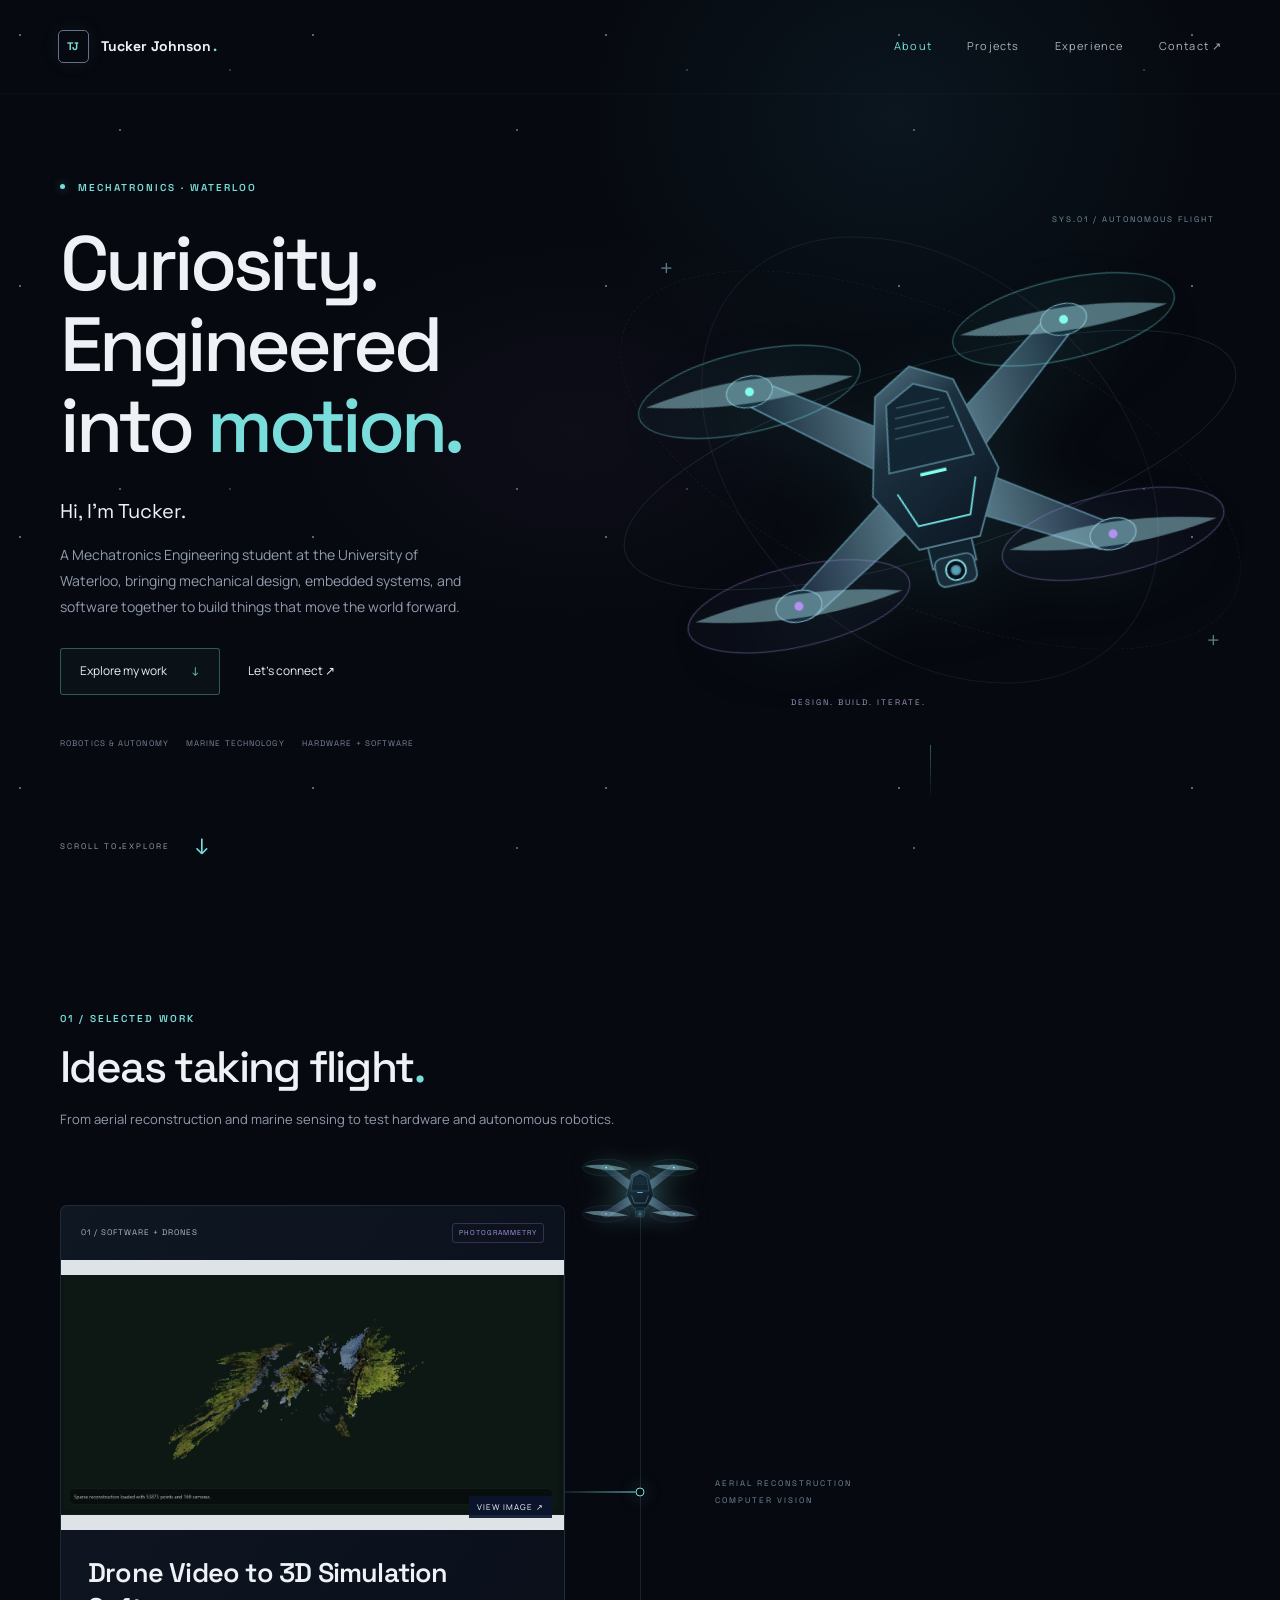
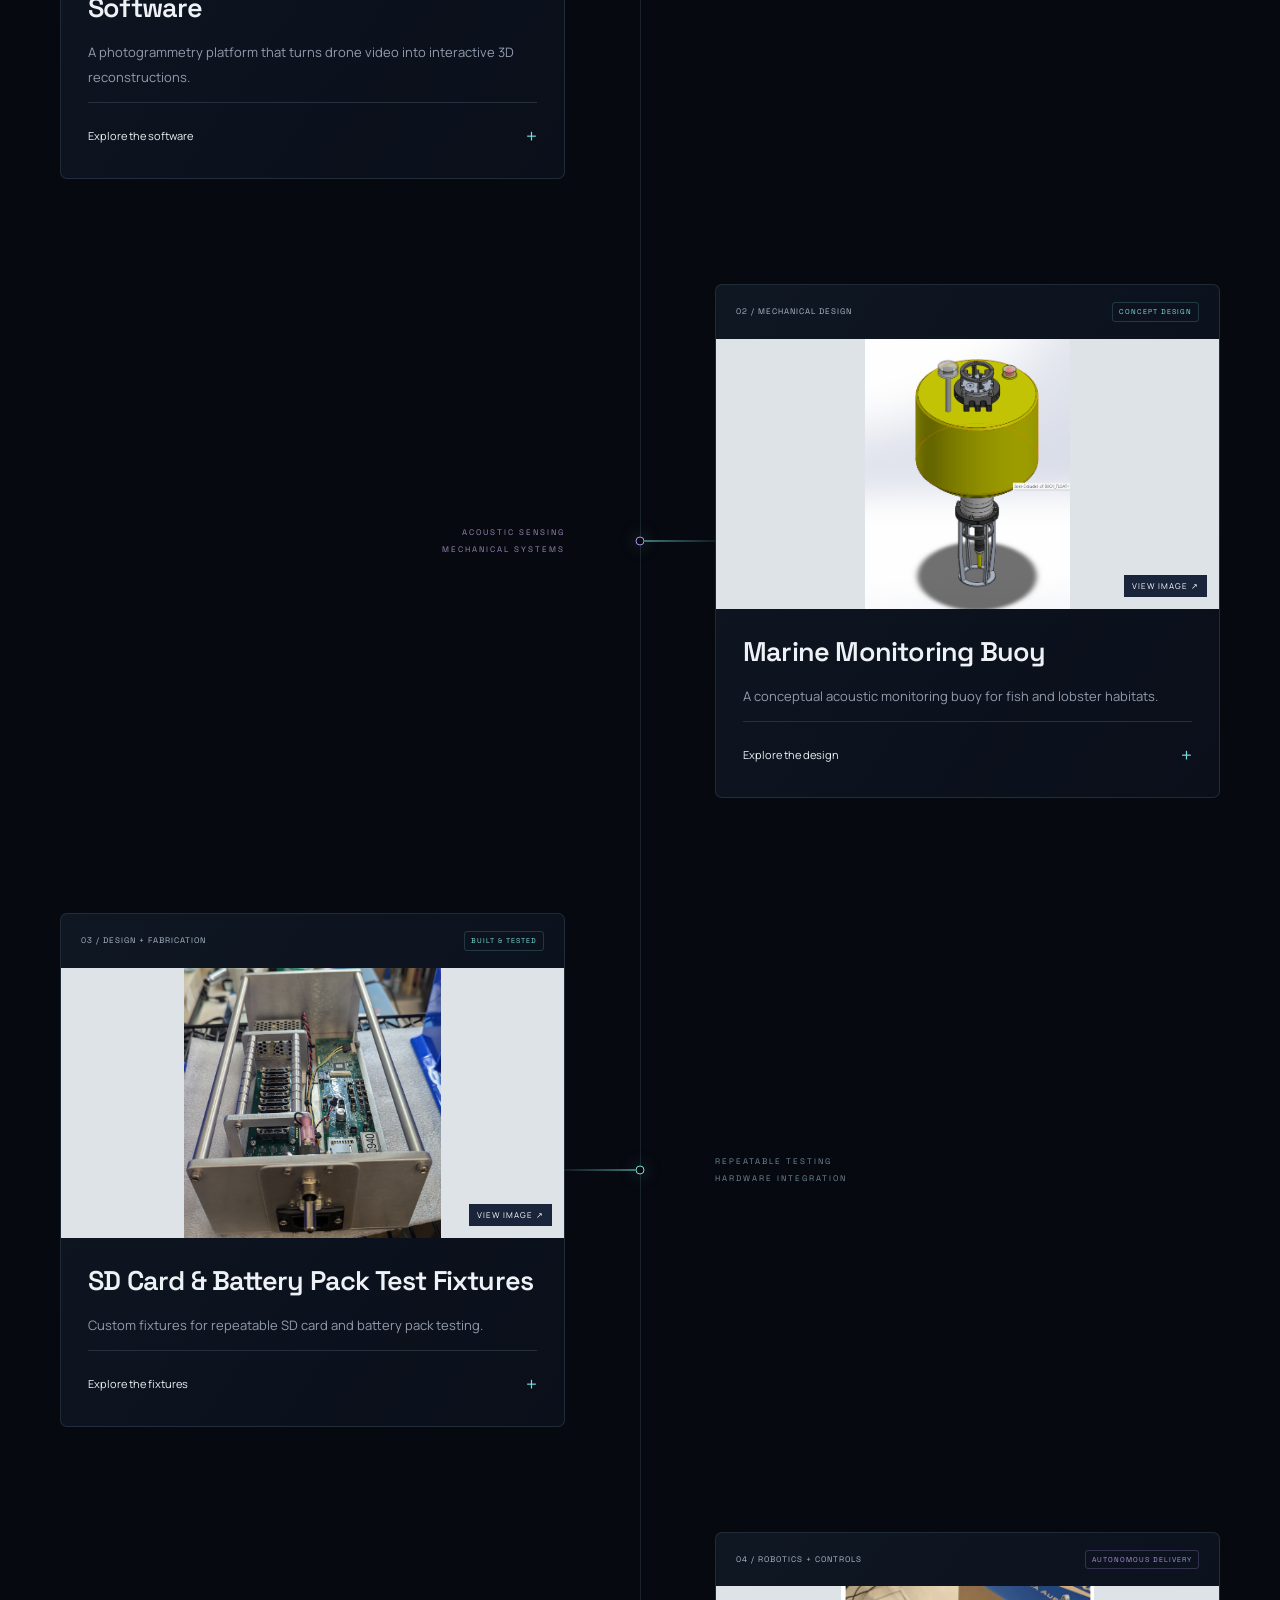
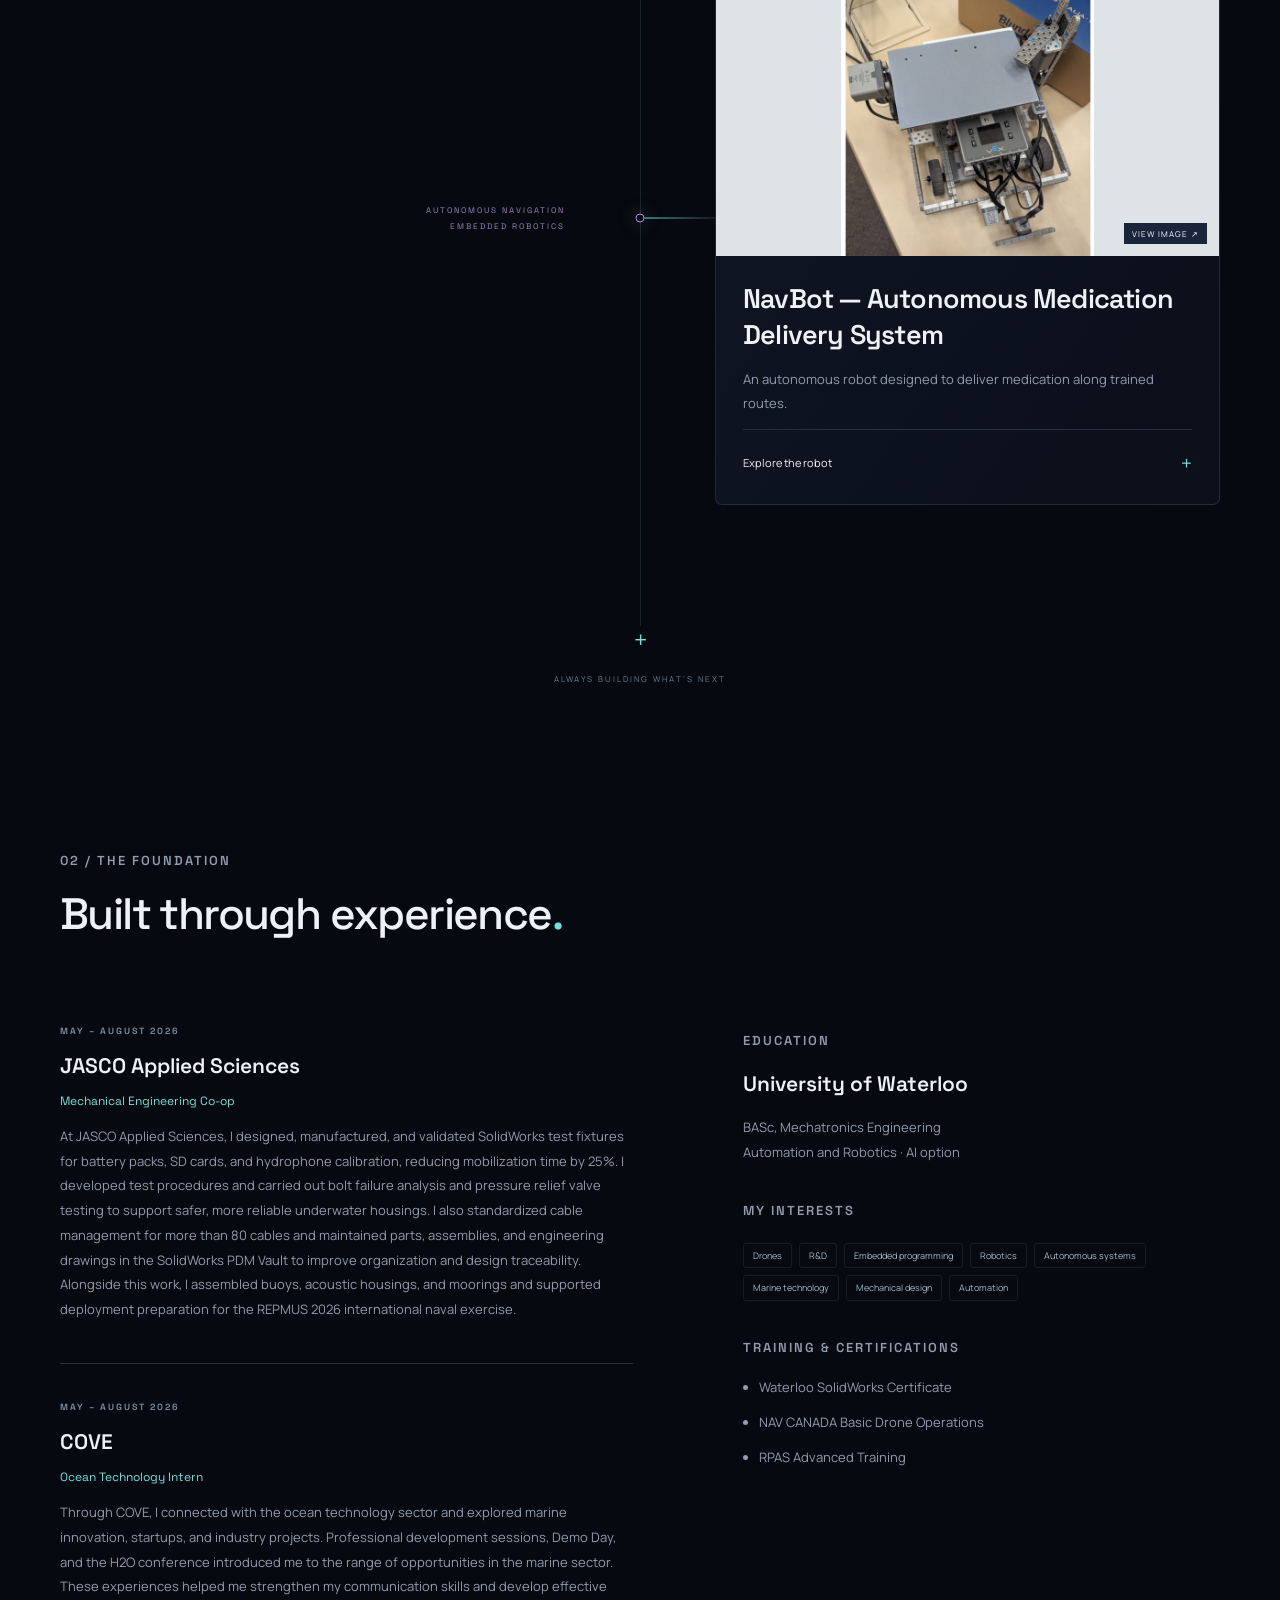
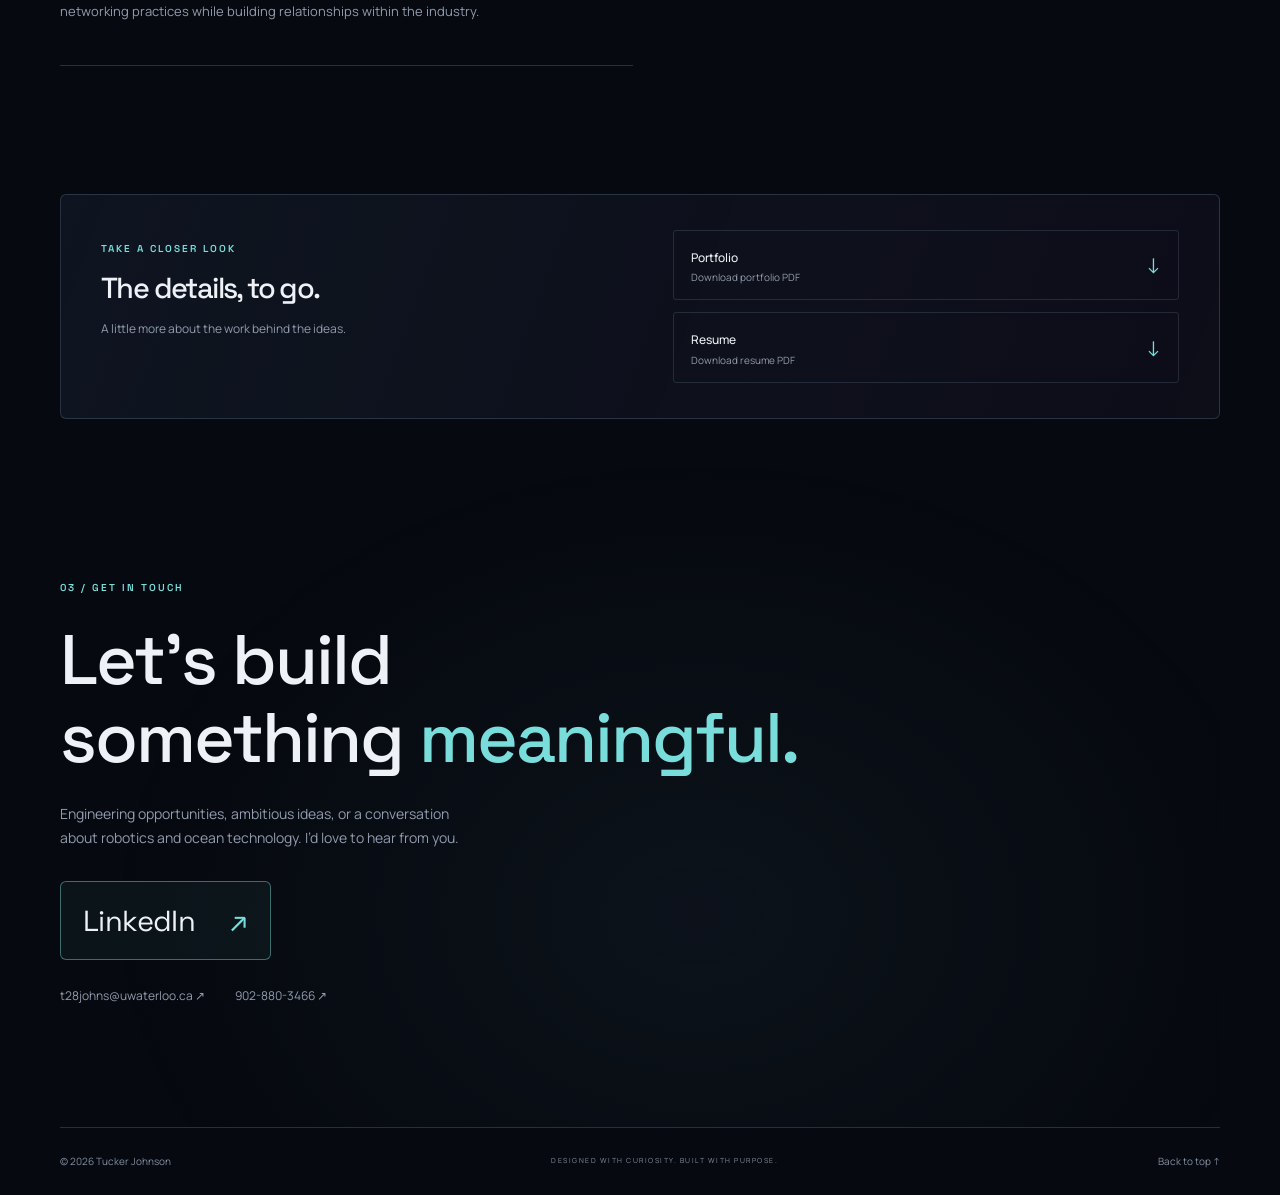
<file: index.html>
﻿<!DOCTYPE html>
<html lang="en">
<head>
<meta charset="UTF-8">
<meta name="viewport" content="width=device-width, initial-scale=1">
<meta name="description" content="Tucker Johnson — Mechatronics Engineering at Waterloo. Explore mechanical design, marine technology, robotics, and autonomous systems.">
<meta name="theme-color" content="#06090f">
<title>Tucker Johnson | Engineering in motion</title>
<link rel="preconnect" href="https://fonts.googleapis.com">
<link rel="preconnect" href="https://fonts.gstatic.com" crossorigin>
<link href="https://fonts.googleapis.com/css2?family=Manrope:wght@400;500;600;700&amp;family=Space+Grotesk:wght@400;500;600;700&amp;display=swap" rel="stylesheet">
<link rel="stylesheet" href="styles.css">
<script src="script.js" defer>
</script>
</head>
<body>
<a class="skip-link" href="#about">Skip to content</a>
<div class="starfield" aria-hidden="true">
</div>
<header class="site-header">
<a class="brand" href="#about">
<span class="brand-mark">TJ</span>Tucker Johnson<span class="brand-dot">.</span>
</a>
<nav aria-label="Main navigation">
<a href="#about">About</a>
<a href="#projects">Projects</a>
<a href="#experience">Experience</a>
<a href="#contact">Contact <span>↗</span>
</a>
</nav>
</header>
<main>
<section class="hero wrap" id="about">
<div class="hero-copy">
<p class="eyebrow">
<span class="status-dot">
</span> MECHATRONICS · WATERLOO</p>
<h1>Curiosity.<br>Engineered<br>into <em>motion.</em>
</h1>
<p class="intro">Hi, I’m Tucker.</p>
<p class="muted">A Mechatronics Engineering student at the University of Waterloo, bringing mechanical design, embedded systems, and software together to build things that move the world forward.</p>
<div class="hero-actions">
<a class="button" href="#projects">Explore my work <span>↓</span>
</a>
<a class="text-link" href="#contact">Let’s connect ↗</a>
</div>
<div class="hero-meta">
<span>ROBOTICS & AUTONOMY</span>
<span>MARINE TECHNOLOGY</span>
<span>HARDWARE + SOFTWARE</span>
</div>
</div>
<div class="hero-visual" aria-hidden="true">
<div class="orbit orbit-one">
</div>
<div class="orbit orbit-two">
</div>
<div class="orbit orbit-three">
</div>
<div class="crosshair crosshair-one">+</div>
<div class="crosshair crosshair-two">+</div>
<span class="visual-label label-top">SYS.01 / AUTONOMOUS FLIGHT</span>
<div id="hero-drone" class="drone-mount">
</div>
<span class="visual-label label-bottom">
<i>
</i> DESIGN. BUILD. ITERATE.</span>
<div class="axis-line">
</div>
</div>
<a class="scroll-cue" href="#projects">
<span>SCROLL TO EXPLORE</span>
<span>↓</span>
</a>
</section>
<section class="journey wrap" id="projects">
<div class="section-heading">
<p class="eyebrow">01 / SELECTED WORK</p>
<h2>Ideas taking flight<span>.</span>
</h2>
<p class="muted">From aerial reconstruction and marine sensing to test hardware and autonomous robotics.</p>
</div>
<div class="flight-path" aria-hidden="true">
<div class="flight-progress">
</div>
<div class="journey-drone" id="journey-drone">
</div>
</div>
<article class="project project-left" id="drone-simulation">
<span class="waypoint" aria-hidden="true"></span>
<div class="project-card">
<div class="card-topline"><span>01 / SOFTWARE + DRONES</span><span class="pill violet">PHOTOGRAMMETRY</span></div>
<button class="project-image" type="button" data-image="assets/projects/Drone%20Software/Dense_Points.png" data-caption="Dense point-cloud reconstruction" aria-label="Enlarge dense point-cloud reconstruction">
<img src="assets/projects/Drone%20Software/Dense_Points.png" alt="Dense point-cloud reconstruction" loading="lazy" decoding="async">
<span>VIEW IMAGE &#8599;</span>
</button>
<div class="project-copy">
<h3>Drone Video to 3D Simulation Software</h3>
<p>A photogrammetry platform that turns drone video into interactive 3D reconstructions.</p>
<details>
<summary>Explore the software <span aria-hidden="true">+</span></summary>
<p class="small-label">TECHNOLOGIES &amp; METHODS</p>
<div class="tags"><span>Python</span><span>TypeScript</span><span>React</span><span>Three.js</span><span>FastAPI</span><span>SQLite</span><span>OpenCV</span><span>FFmpeg</span><span>COLMAP</span><span>CUDA</span></div>
<p class="project-description">I developed a full-stack platform that takes drone video from upload through reconstruction, analysis, and export. An automated computer-vision pipeline extracts and filters frames, estimates camera positions, and generates sparse or dense point clouds and meshes, with CUDA acceleration for dense reconstruction. The interactive 3D viewer supports real-world scaling, measurements, elevation analysis, annotations, and point-cloud cleanup. A Smart Retry system diagnoses incomplete reconstructions and reruns only the processing stages needed to improve the result. The backend tracks projects, jobs, and reconstruction history so users can compare runs and export their results.</p>
<p><a class="text-link" href="assets/projects/Portfolio/Tucker_Johnson_Project_Portfolio.pdf" target="_blank" rel="noopener noreferrer">Read more in my portfolio &#8599;</a></p>
<div class="gallery" role="group" aria-label="Drone Software additional images">
<button type="button" data-image="assets/projects/Drone%20Software/Dashboard.png" data-caption="Drone reconstruction project dashboard" aria-label="Enlarge drone reconstruction project dashboard">
<img src="assets/projects/Drone%20Software/Dashboard.png" alt="Drone reconstruction project dashboard" loading="lazy" decoding="async">
</button>
<button type="button" data-image="assets/projects/Drone%20Software/Sparsh_Points.png" data-caption="Sparse point-cloud reconstruction" aria-label="Enlarge sparse point-cloud reconstruction">
<img src="assets/projects/Drone%20Software/Sparsh_Points.png" alt="Sparse point-cloud reconstruction" loading="lazy" decoding="async">
</button>
<button type="button" data-image="assets/projects/Drone%20Software/Dense_Mesh.png" data-caption="Dense mesh reconstruction" aria-label="Enlarge dense mesh reconstruction">
<img src="assets/projects/Drone%20Software/Dense_Mesh.png" alt="Dense mesh reconstruction" loading="lazy" decoding="async">
</button>
</div>
</details>
</div>
</div>
<span class="node-label">AERIAL RECONSTRUCTION<br>COMPUTER VISION</span>
</article>
<article class="project project-right" id="marine-buoy">
<span class="waypoint" aria-hidden="true"></span>
<span class="node-label">ACOUSTIC SENSING<br>MECHANICAL SYSTEMS</span>
<div class="project-card">
<div class="card-topline"><span>02 / MECHANICAL DESIGN</span><span class="pill">CONCEPT DESIGN</span></div>
<button class="project-image" type="button" data-image="assets/projects/Marine%20Buoy/BUOY_1.png" data-caption="Marine monitoring buoy assembly" aria-label="Enlarge marine monitoring buoy assembly">
<img src="assets/projects/Marine%20Buoy/BUOY_1.png" alt="Marine monitoring buoy assembly" loading="lazy" decoding="async">
<span>VIEW IMAGE &#8599;</span>
</button>
<div class="project-copy">
<h3>Marine Monitoring Buoy</h3>
<p>A conceptual acoustic monitoring buoy for fish and lobster habitats.</p>
<details>
<summary>Explore the design <span aria-hidden="true">+</span></summary>
<p class="small-label">TECHNOLOGIES &amp; METHODS</p>
<div class="tags"><span>SolidWorks</span><span>Mechanical design</span><span>Acoustic sensing</span><span>Subsystem integration</span></div>
<p class="project-description">I designed a conceptual autonomous marine buoy in SolidWorks to support underwater acoustic monitoring. A sealed pressure housing with O-ring endcaps protects a modular battery pack, electronics chassis, and onboard data storage. I integrated the hydrophone, pressure relief valve, electrical connections, and anode into the endcaps while considering sealing and maintenance access. The surface structure supports the underwater housing and incorporates a navigation light, WiFi hardware, and hydrophone protection. Building the complete assembly let me evaluate component fit, clearances, and the overall mechanical layout.</p>
<p><a class="text-link" href="assets/projects/Portfolio/Tucker_Johnson_Project_Portfolio.pdf" target="_blank" rel="noopener noreferrer">Read more in my portfolio &#8599;</a></p>
<div class="gallery" role="group" aria-label="Marine Buoy additional images">
<button type="button" data-image="assets/projects/Marine%20Buoy/BATTERY_PACK.png" data-caption="Marine buoy battery pack" aria-label="Enlarge marine buoy battery pack">
<img src="assets/projects/Marine%20Buoy/BATTERY_PACK.png" alt="Marine buoy battery pack" loading="lazy" decoding="async">
</button>
<button type="button" data-image="assets/projects/Marine%20Buoy/HOUSING_2.png" data-caption="Marine buoy pressure housing" aria-label="Enlarge marine buoy pressure housing">
<img src="assets/projects/Marine%20Buoy/HOUSING_2.png" alt="Marine buoy pressure housing" loading="lazy" decoding="async">
</button>
<button type="button" data-image="assets/projects/Marine%20Buoy/HOUSING_3.png" data-caption="Marine buoy pressure housing detail" aria-label="Enlarge marine buoy pressure housing detail">
<img src="assets/projects/Marine%20Buoy/HOUSING_3.png" alt="Marine buoy pressure housing detail" loading="lazy" decoding="async">
</button>
<button type="button" data-image="assets/projects/Marine%20Buoy/HYDROPHONE.png" data-caption="Marine buoy hydrophone" aria-label="Enlarge marine buoy hydrophone">
<img src="assets/projects/Marine%20Buoy/HYDROPHONE.png" alt="Marine buoy hydrophone" loading="lazy" decoding="async">
</button>
<button type="button" data-image="assets/projects/Marine%20Buoy/PRV_2.png" data-caption="Marine buoy pressure relief valve" aria-label="Enlarge marine buoy pressure relief valve">
<img src="assets/projects/Marine%20Buoy/PRV_2.png" alt="Marine buoy pressure relief valve" loading="lazy" decoding="async">
</button>
</div>
</details>
</div>
</div>
</article>
<article class="project project-left" id="test-fixtures">
<span class="waypoint" aria-hidden="true"></span>
<div class="project-card">
<div class="card-topline"><span>03 / DESIGN + FABRICATION</span><span class="pill">BUILT &amp; TESTED</span></div>
<button class="project-image" type="button" data-image="assets/projects/Test%20Fixtures/SD_TOP.jpg" data-caption="SD card test fixture, top view" aria-label="Enlarge sd card test fixture, top view">
<img src="assets/projects/Test%20Fixtures/SD_TOP.jpg" alt="SD card test fixture, top view" loading="lazy" decoding="async">
<span>VIEW IMAGE &#8599;</span>
</button>
<div class="project-copy">
<h3>SD Card &amp; Battery Pack Test Fixtures</h3>
<p>Custom fixtures for repeatable SD card and battery pack testing.</p>
<details>
<summary>Explore the fixtures <span aria-hidden="true">+</span></summary>
<p class="small-label">TECHNOLOGIES &amp; METHODS</p>
<div class="tags"><span>SolidWorks</span><span>Electrical integration</span><span>Manufacturing</span><span>Functional testing</span></div>
<p class="project-description">I designed and built two fixtures to make SD card and battery pack testing more consistent and easier to carry out. Custom SolidWorks enclosures, mounting plates, and supports bring together existing PCBs, connectors, switches, and displays. I produced manufacturing drawings and wiring diagrams to support assembly and future troubleshooting. I sourced the components and completed the drilling, soldering, wiring, and mechanical assembly. Both fixtures were validated through continuity checks, connection checks, and functional testing of their intended operations.</p>
<p><a class="text-link" href="assets/projects/Portfolio/Tucker_Johnson_Project_Portfolio.pdf" target="_blank" rel="noopener noreferrer">Read more in my portfolio &#8599;</a></p>
<div class="gallery" role="group" aria-label="Test Fixtures additional images">
<button type="button" data-image="assets/projects/Test%20Fixtures/SD_SIDE.jpg" data-caption="SD card test fixture, side view" aria-label="Enlarge sd card test fixture, side view">
<img src="assets/projects/Test%20Fixtures/SD_SIDE.jpg" alt="SD card test fixture, side view" loading="lazy" decoding="async">
</button>
<button type="button" data-image="assets/projects/Test%20Fixtures/BATTERY_PACK.jpg" data-caption="Battery pack test fixture" aria-label="Enlarge battery pack test fixture">
<img src="assets/projects/Test%20Fixtures/BATTERY_PACK.jpg" alt="Battery pack test fixture" loading="lazy" decoding="async">
</button>
</div>
</details>
</div>
</div>
<span class="node-label">REPEATABLE TESTING<br>HARDWARE INTEGRATION</span>
</article>
<article class="project project-right" id="navbot">
<span class="waypoint" aria-hidden="true"></span>
<span class="node-label">AUTONOMOUS NAVIGATION<br>EMBEDDED ROBOTICS</span>
<div class="project-card">
<div class="card-topline"><span>04 / ROBOTICS + CONTROLS</span><span class="pill violet">AUTONOMOUS DELIVERY</span></div>
<button class="project-image" type="button" data-image="assets/projects/Navbot/Robot1.png" data-caption="NavBot medication delivery robot" aria-label="Enlarge navbot medication delivery robot">
<img src="assets/projects/Navbot/Robot1.png" alt="NavBot medication delivery robot" loading="lazy" decoding="async">
<span>VIEW IMAGE &#8599;</span>
</button>
<div class="project-copy">
<h3>NavBot &mdash; Autonomous Medication Delivery System</h3>
<p>An autonomous robot designed to deliver medication along trained routes.</p>
<details>
<summary>Explore the robot <span aria-hidden="true">+</span></summary>
<p class="small-label">TECHNOLOGIES &amp; METHODS</p>
<div class="tags"><span>C++</span><span>VEX IQ</span><span>SolidWorks</span><span>Dijkstra&rsquo;s algorithm</span><span>PI/P control</span><span>Sensor integration</span><span>Embedded robotics</span></div>
<p class="project-description">I developed NavBot to transport medication along trained routes and reduce repetitive hospital delivery tasks. I built and refined a VEX-based chassis and added a motorized medication box with an automatic lid and locking mechanism. Training and Autonomous modes in C++ record routes for replay, while Dijkstra&rsquo;s algorithm selects the shortest available path between stored locations. Proportional and PI heading control correct motor output to reduce drift during straight-line driving and turns. Distance, bumper, touch, inertial, and motor feedback support obstacle detection, collision response, and medication-box operation.</p>
<p><a class="text-link" href="assets/projects/Portfolio/Tucker_Johnson_Project_Portfolio.pdf" target="_blank" rel="noopener noreferrer">Read more in my portfolio &#8599;</a></p>
<div class="gallery" role="group" aria-label="Navbot additional images">
<button type="button" data-image="assets/projects/Navbot/Robot2.png" data-caption="NavBot robot, alternate view" aria-label="Enlarge navbot robot, alternate view">
<img src="assets/projects/Navbot/Robot2.png" alt="NavBot robot, alternate view" loading="lazy" decoding="async">
</button>
</div>
</details>
</div>
</div>
</article>
<div class="journey-end" aria-hidden="true">+<span>ALWAYS BUILDING WHAT’S NEXT</span>
</div>
</section>
<section class="experience wrap" id="experience">
<div class="section-heading">
<p class="eyebrow">02 / THE FOUNDATION</p>
<h2>Built through experience<span>.</span>
</h2>
</div>
<div class="experience-grid">
<div>
<article class="experience-row">
<span class="small-label">MAY &ndash; AUGUST 2026</span>
<h3>JASCO Applied Sciences</h3>
<h4>Mechanical Engineering Co-op</h4>
<p>At JASCO Applied Sciences, I designed, manufactured, and validated SolidWorks test fixtures for battery packs, SD cards, and hydrophone calibration, reducing mobilization time by 25%. I developed test procedures and carried out bolt failure analysis and pressure relief valve testing to support safer, more reliable underwater housings. I also standardized cable management for more than 80 cables and maintained parts, assemblies, and engineering drawings in the SolidWorks PDM Vault to improve organization and design traceability. Alongside this work, I assembled buoys, acoustic housings, and moorings and supported deployment preparation for the REPMUS 2026 international naval exercise.</p>
</article>
<article class="experience-row">
<span class="small-label">MAY &ndash; AUGUST 2026</span>
<h3>COVE</h3>
<h4>Ocean Technology Intern</h4>
<p>Through COVE, I connected with the ocean technology sector and explored marine innovation, startups, and industry projects. Professional development sessions, Demo Day, and the H2O conference introduced me to the range of opportunities in the marine sector. These experiences helped me strengthen my communication skills and develop effective networking practices while building relationships within the industry.</p>
</article>
</div>
<div class="foundation">
<p class="small-label">EDUCATION</p>
<h3>University of Waterloo</h3>
<p>BASc, Mechatronics Engineering<br>Automation and Robotics · AI option</p>
<p class="small-label">MY INTERESTS</p>
<div class="tags">
<span>Drones</span>
<span>R&amp;D</span>
<span>Embedded programming</span>
<span>Robotics</span>
<span>Autonomous systems</span>
<span>Marine technology</span>
<span>Mechanical design</span>
<span>Automation</span>
</div>
<p class="small-label">TRAINING & CERTIFICATIONS</p>
<ul>
<li>Waterloo SolidWorks Certificate</li>
<li>NAV CANADA Basic Drone Operations</li>
<li>RPAS Advanced Training</li>
</ul>
</div>
</div>
</section>
<section class="downloads wrap" aria-labelledby="downloads-title">
<div>
<p class="eyebrow">TAKE A CLOSER LOOK</p>
<h2 id="downloads-title">The details, to go.</h2>
<p class="muted">A little more about the work behind the ideas.</p>
</div>
<div class="download-actions">
<a class="download-link" href="assets/projects/Portfolio/Tucker_Johnson_Project_Portfolio.pdf" download="Tucker-Johnson-Portfolio.pdf">
<span>
<strong>Portfolio</strong>
<small>Download portfolio PDF</small>
</span>
<span>↓</span>
</a>
<a class="download-link" href="assets/projects/Resume/Tucker_Johnson_Resume.pdf" download="Tucker-Johnson-Resume.pdf">
<span>
<strong>Resume</strong>
<small>Download resume PDF</small>
</span>
<span>&#8595;</span>
</a>
</div>
</section>
<section class="contact wrap" id="contact">
<p class="eyebrow">03 / GET IN TOUCH</p>
<h2>Let’s build<br>something <em>meaningful.</em>
</h2>
<p class="muted">Engineering opportunities, ambitious ideas, or a conversation<br class="desktop-break"> about robotics and ocean technology. I’d love to hear from you.</p>
<a class="contact-primary" href="https://www.linkedin.com/in/t28johns/" target="_blank" rel="noopener noreferrer">LinkedIn <span>&#8599;</span>
</a>
<div class="contact-links">
<a href="mailto:t28johns@uwaterloo.ca">t28johns@uwaterloo.ca &#8599;</a>
<a href="tel:+19028803466">902-880-3466 &#8599;</a>
</div>
</section>
</main>
<footer class="wrap">
<span>© <span id="year">2026</span> Tucker Johnson</span>
<span>DESIGNED WITH CURIOSITY. BUILT WITH PURPOSE.</span>
<a href="#about">Back to top ↑</a>
</footer>
<dialog id="image-viewer" aria-label="Project image viewer">
<button class="close-viewer" type="button" aria-label="Close image viewer">Close ×</button>
<img alt="">
<p>
</p>
</dialog>
<template id="drone-template">
<svg class="drone" viewBox="0 0 600 440" fill="none" xmlns="http://www.w3.org/2000/svg">
<defs>
<linearGradient id="body-metal" x1="240" y1="120" x2="350" y2="310" gradientUnits="userSpaceOnUse">
<stop stop-color="#628798"/>
<stop offset=".4" stop-color="#1b303f"/>
<stop offset="1" stop-color="#0a131f"/>
</linearGradient>
<linearGradient id="arm-metal">
<stop stop-color="#142333"/>
<stop offset=".5" stop-color="#6b93a1"/>
<stop offset="1" stop-color="#142333"/>
</linearGradient>
</defs>
<g stroke="#558294" stroke-width="1.5">
<path d="M278 194 164 115 145 131 259 226M322 194 436 115 455 131 341 226M265 236 145 319 169 333 288 266M335 236 455 319 431 333 312 266" fill="url(#arm-metal)"/>
<path d="m264 154 36-20 36 20 22 87-30 56h-56l-30-56Z" fill="url(#body-metal)"/>
<path d="m272 164 28-14 28 14 11 60h-78Z" fill="#122532"/>
<path d="M280 168h40M277 177h46M275 186h50M273 195h54" opacity=".55"/>
<path d="m264 244 12 32h48l12-32" stroke="#70e4e7"/>
<path d="M280 298v19h40v-19" fill="#10222e"/>
<rect x="282" y="309" width="36" height="26" rx="7" fill="#182c3a"/>
<circle cx="300" cy="322" r="9" fill="#07111c" stroke="#87dce3"/>
<circle cx="300" cy="322" r="4" fill="#51a4b8"/>
</g>
<g fill="#142937" stroke="#75aab6">
<ellipse cx="155" cy="124" rx="21" ry="14"/>
<ellipse cx="445" cy="124" rx="21" ry="14"/>
<ellipse cx="155" cy="322" rx="21" ry="14"/>
<ellipse cx="445" cy="322" rx="21" ry="14"/>
</g>
<g class="rotor" style="transform-origin:155px 124px">
<ellipse cx="155" cy="124" rx="102" ry="36" stroke="#6ddfe1" stroke-opacity=".4" fill="#54d2d9" fill-opacity=".035"/>
<path d="M61 117q91-15 188 14-91 14-188-14" fill="#9cd2dc" fill-opacity=".5"/>
</g>
<g class="rotor reverse" style="transform-origin:445px 124px">
<ellipse cx="445" cy="124" rx="102" ry="36" stroke="#6ddfe1" stroke-opacity=".4" fill="#54d2d9" fill-opacity=".035"/>
<path d="M351 117q91-15 188 14-91 14-188-14" fill="#9cd2dc" fill-opacity=".5"/>
</g>
<g class="rotor reverse" style="transform-origin:155px 322px">
<ellipse cx="155" cy="322" rx="102" ry="36" stroke="#a68ce6" stroke-opacity=".4" fill="#9776de" fill-opacity=".035"/>
<path d="M61 315q91-15 188 14-91 14-188-14" fill="#9cd2dc" fill-opacity=".5"/>
</g>
<g class="rotor" style="transform-origin:445px 322px">
<ellipse cx="445" cy="322" rx="102" ry="36" stroke="#a68ce6" stroke-opacity=".4" fill="#9776de" fill-opacity=".035"/>
<path d="M351 315q91-15 188 14-91 14-188-14" fill="#9cd2dc" fill-opacity=".5"/>
</g>
<g fill="#82ffec">
<circle cx="155" cy="124" r="4"/>
<circle cx="445" cy="124" r="4"/>
<path d="M288 230h24v3h-24z"/>
</g>
<g fill="#b391f3">
<circle cx="155" cy="322" r="4"/>
<circle cx="445" cy="322" r="4"/>
</g>
</svg>
</template>
</body>
</html>
</file>
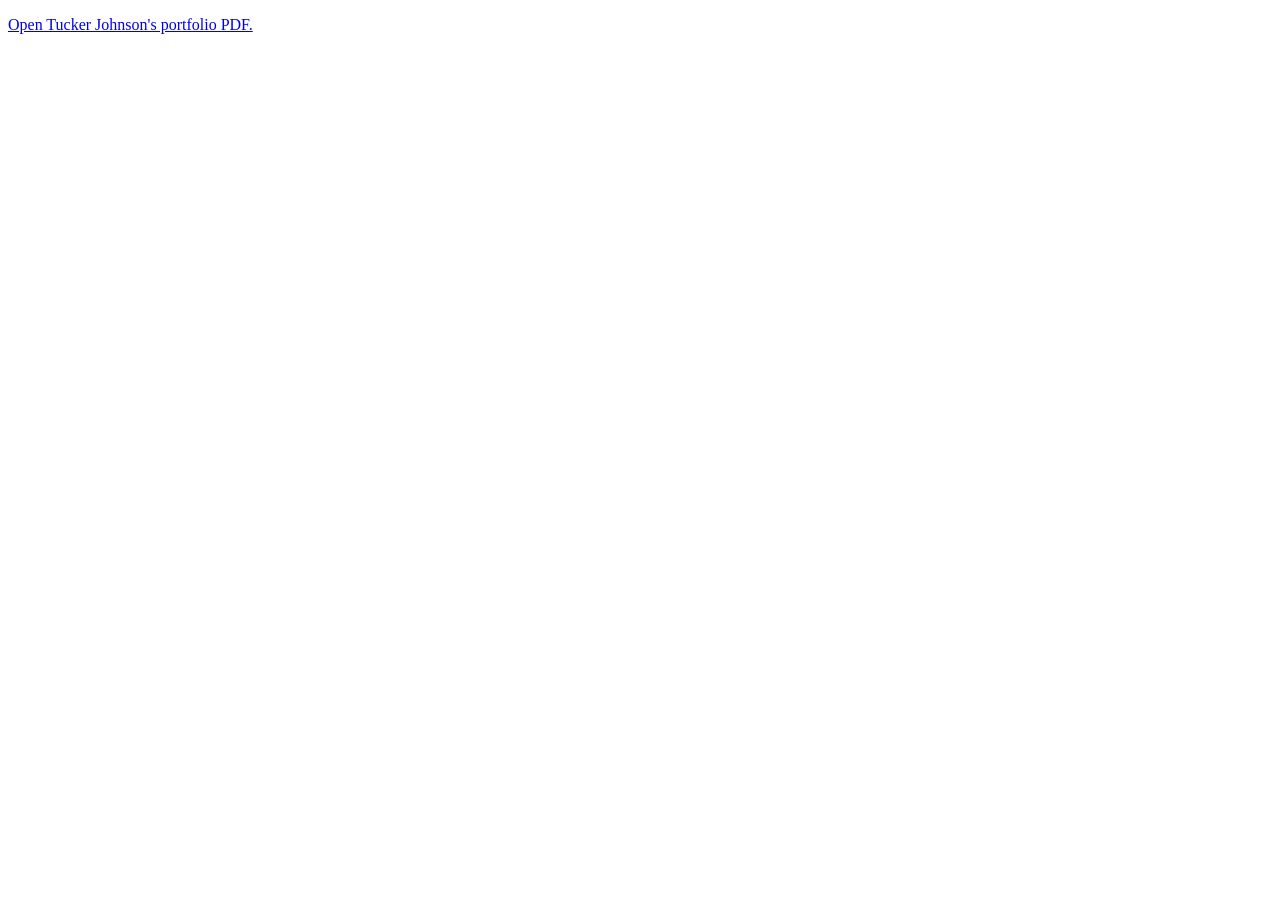
<file: portfolio.html>
<!DOCTYPE html>
<html lang="en">
<head>
<meta charset="utf-8">
<meta name="viewport" content="width=device-width, initial-scale=1">
<meta http-equiv="refresh" content="0;url=assets/projects/Portfolio/Tucker_Johnson_Project_Portfolio.pdf">
<title>Portfolio | Tucker Johnson</title>
</head>
<body>
<p><a href="assets/projects/Portfolio/Tucker_Johnson_Project_Portfolio.pdf">Open Tucker Johnson's portfolio PDF.</a></p>
</body>
</html>
</file>
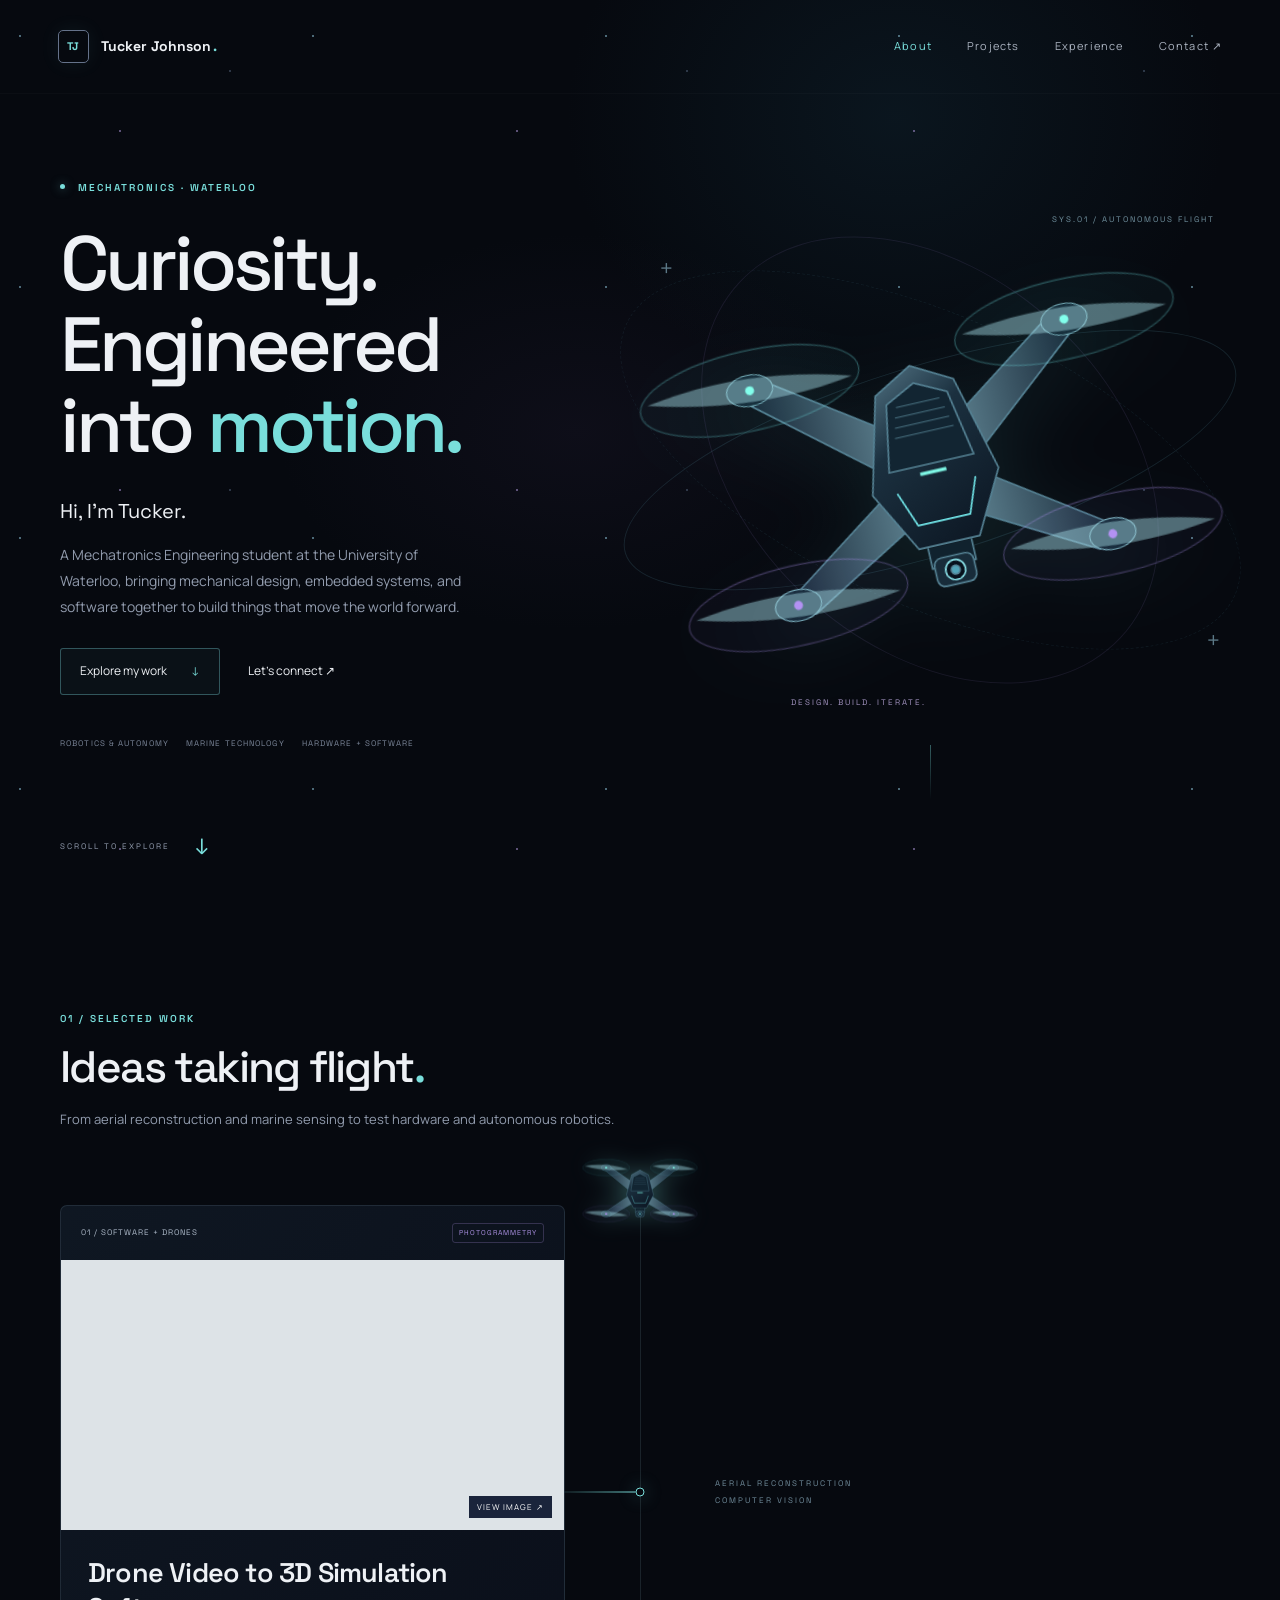
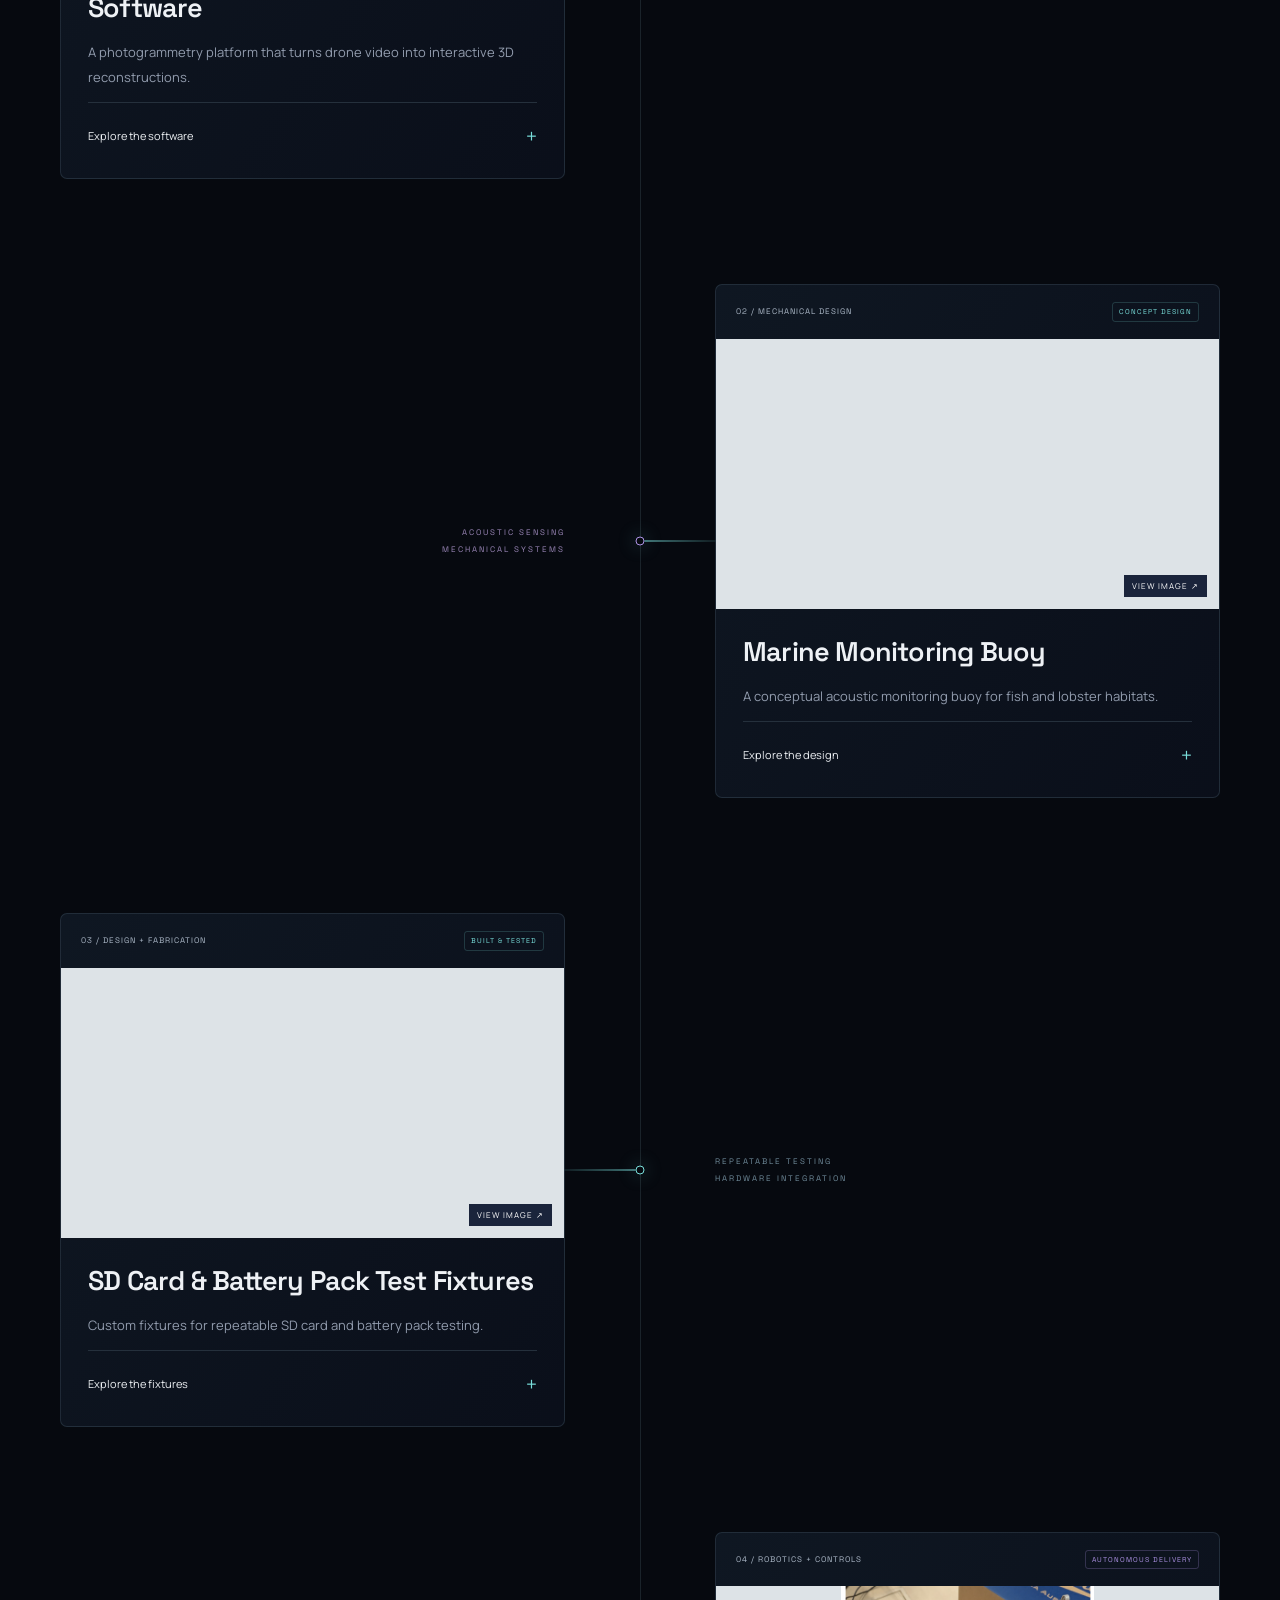
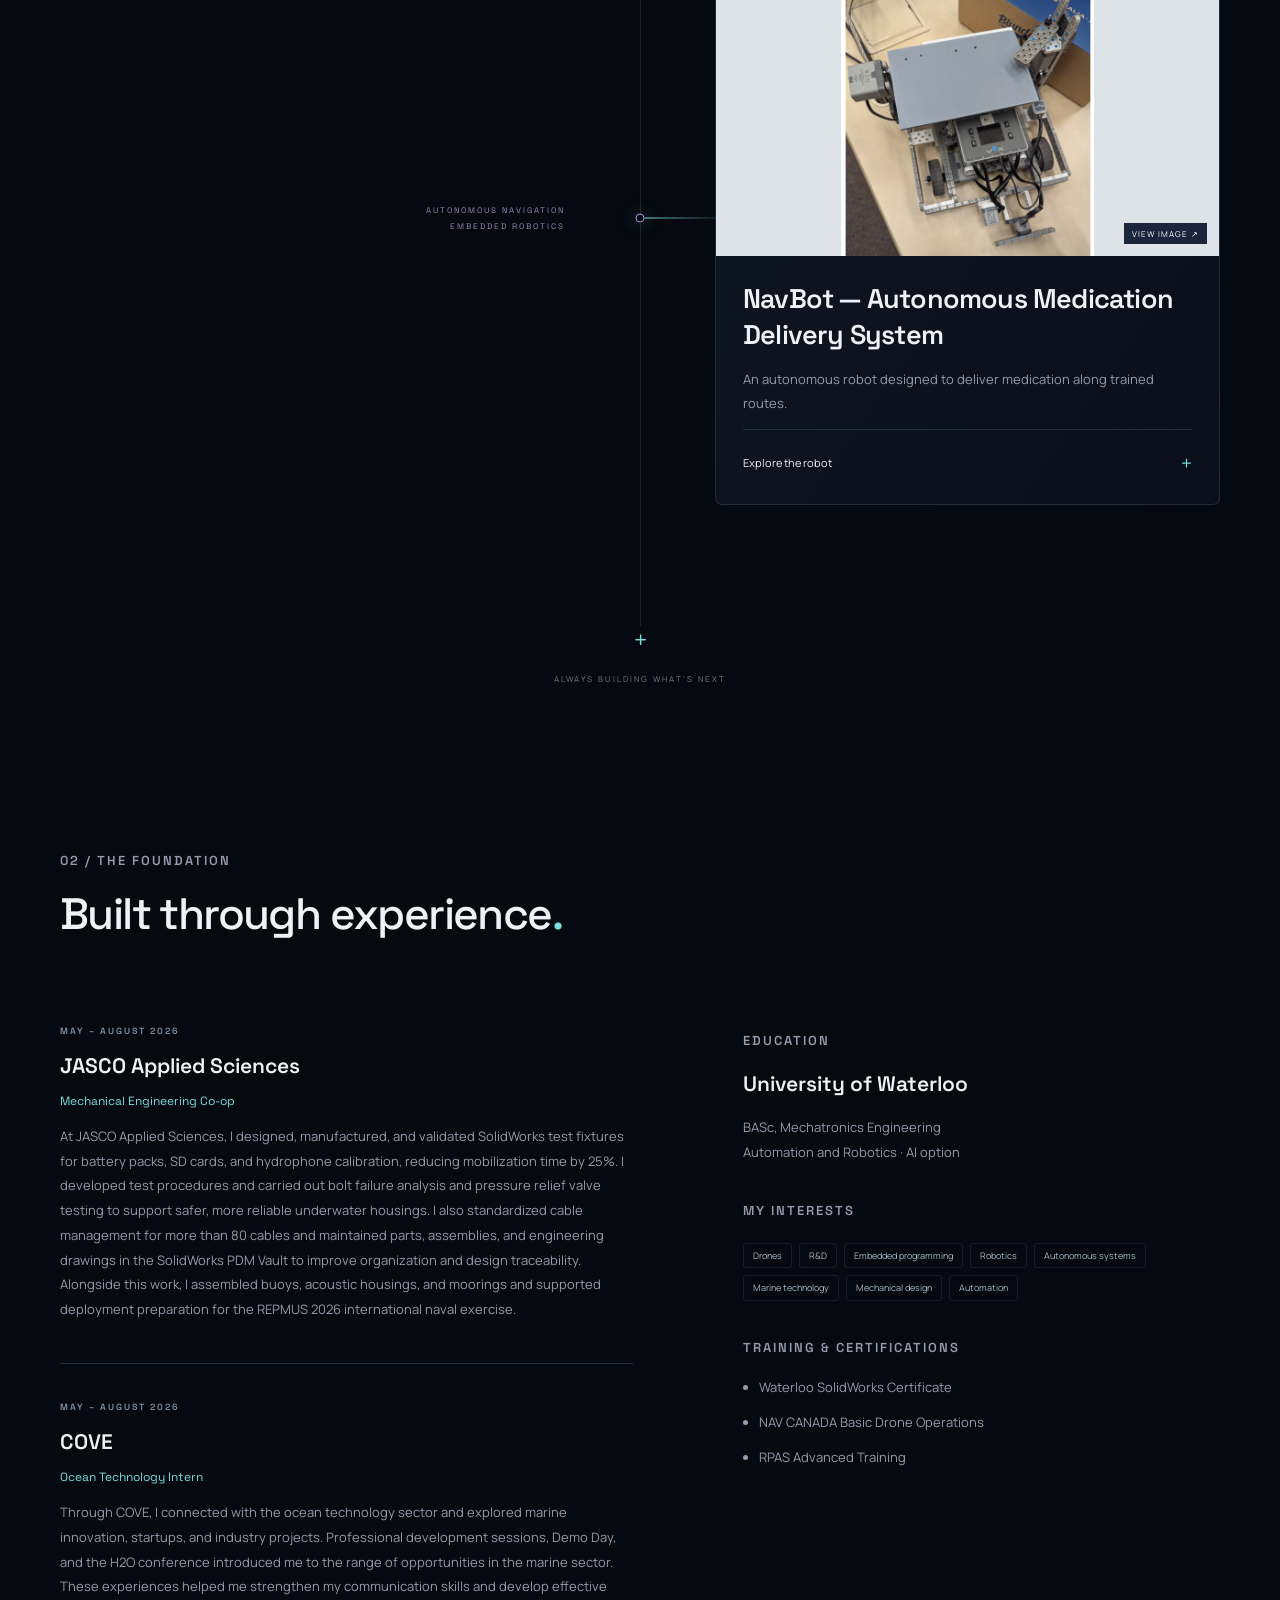
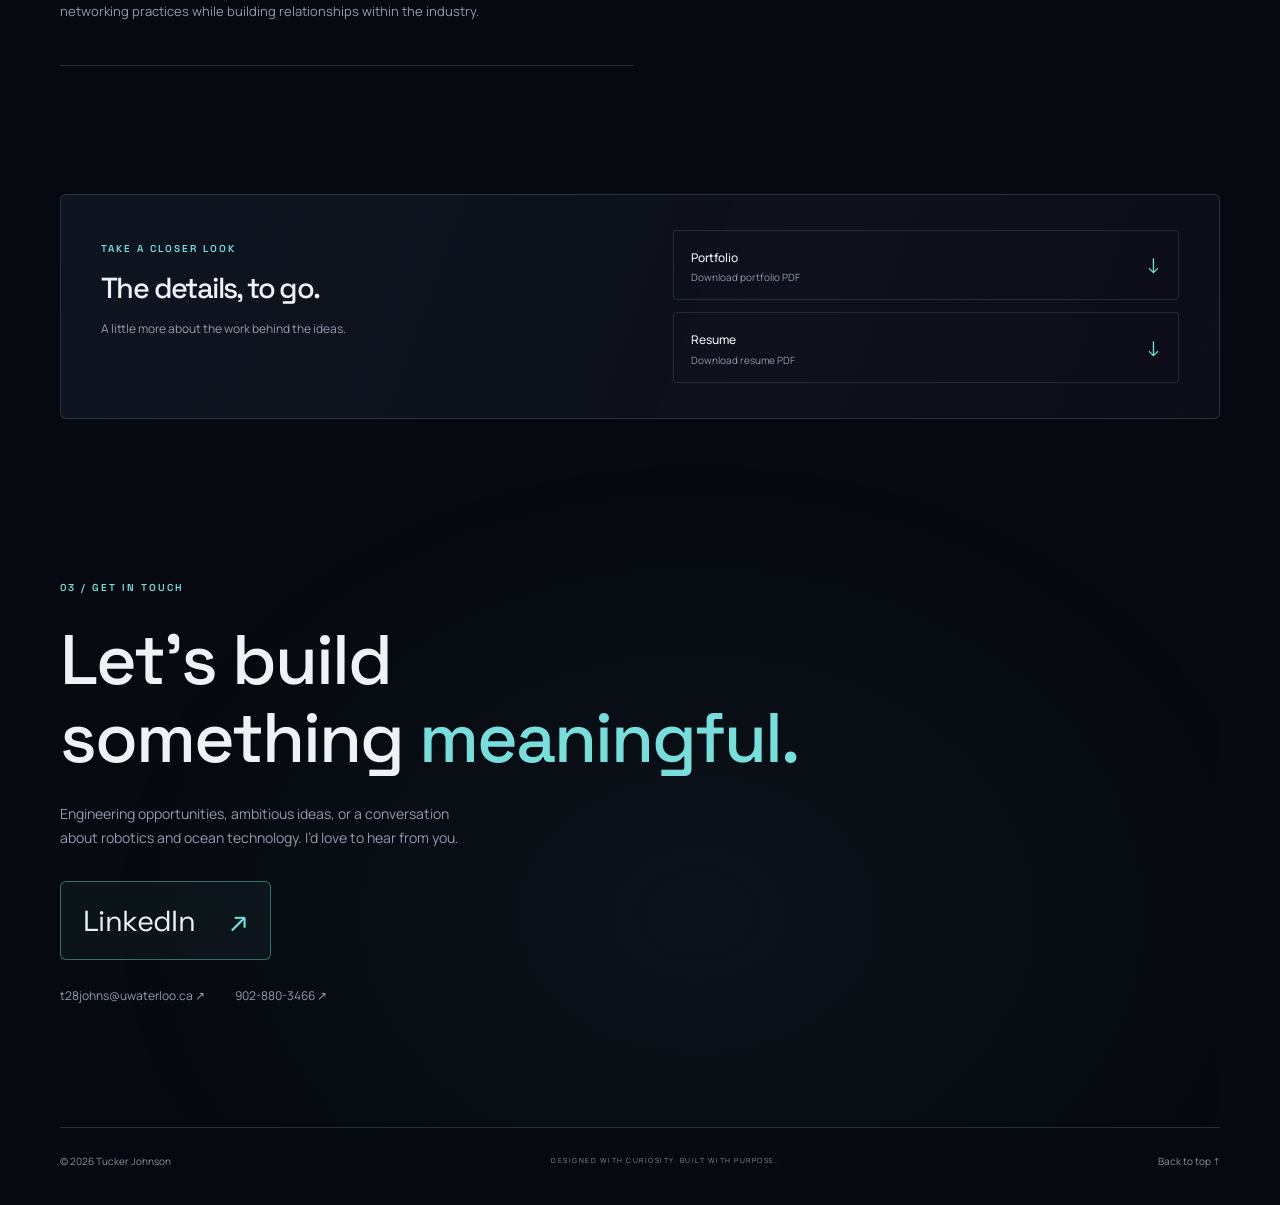
<file: projects.html>
﻿<!DOCTYPE html>
<html lang="en">
<head>
<meta charset="utf-8">
<meta name="viewport" content="width=device-width, initial-scale=1">
<meta http-equiv="refresh" content="0;url=index.html#projects">
<title>Projects | Tucker Johnson</title>
</head>
<body>
<p>
<a href="index.html#projects">Explore projects on Tucker Johnson’s portfolio.</a>
</p>
</body>
</html>
</file>
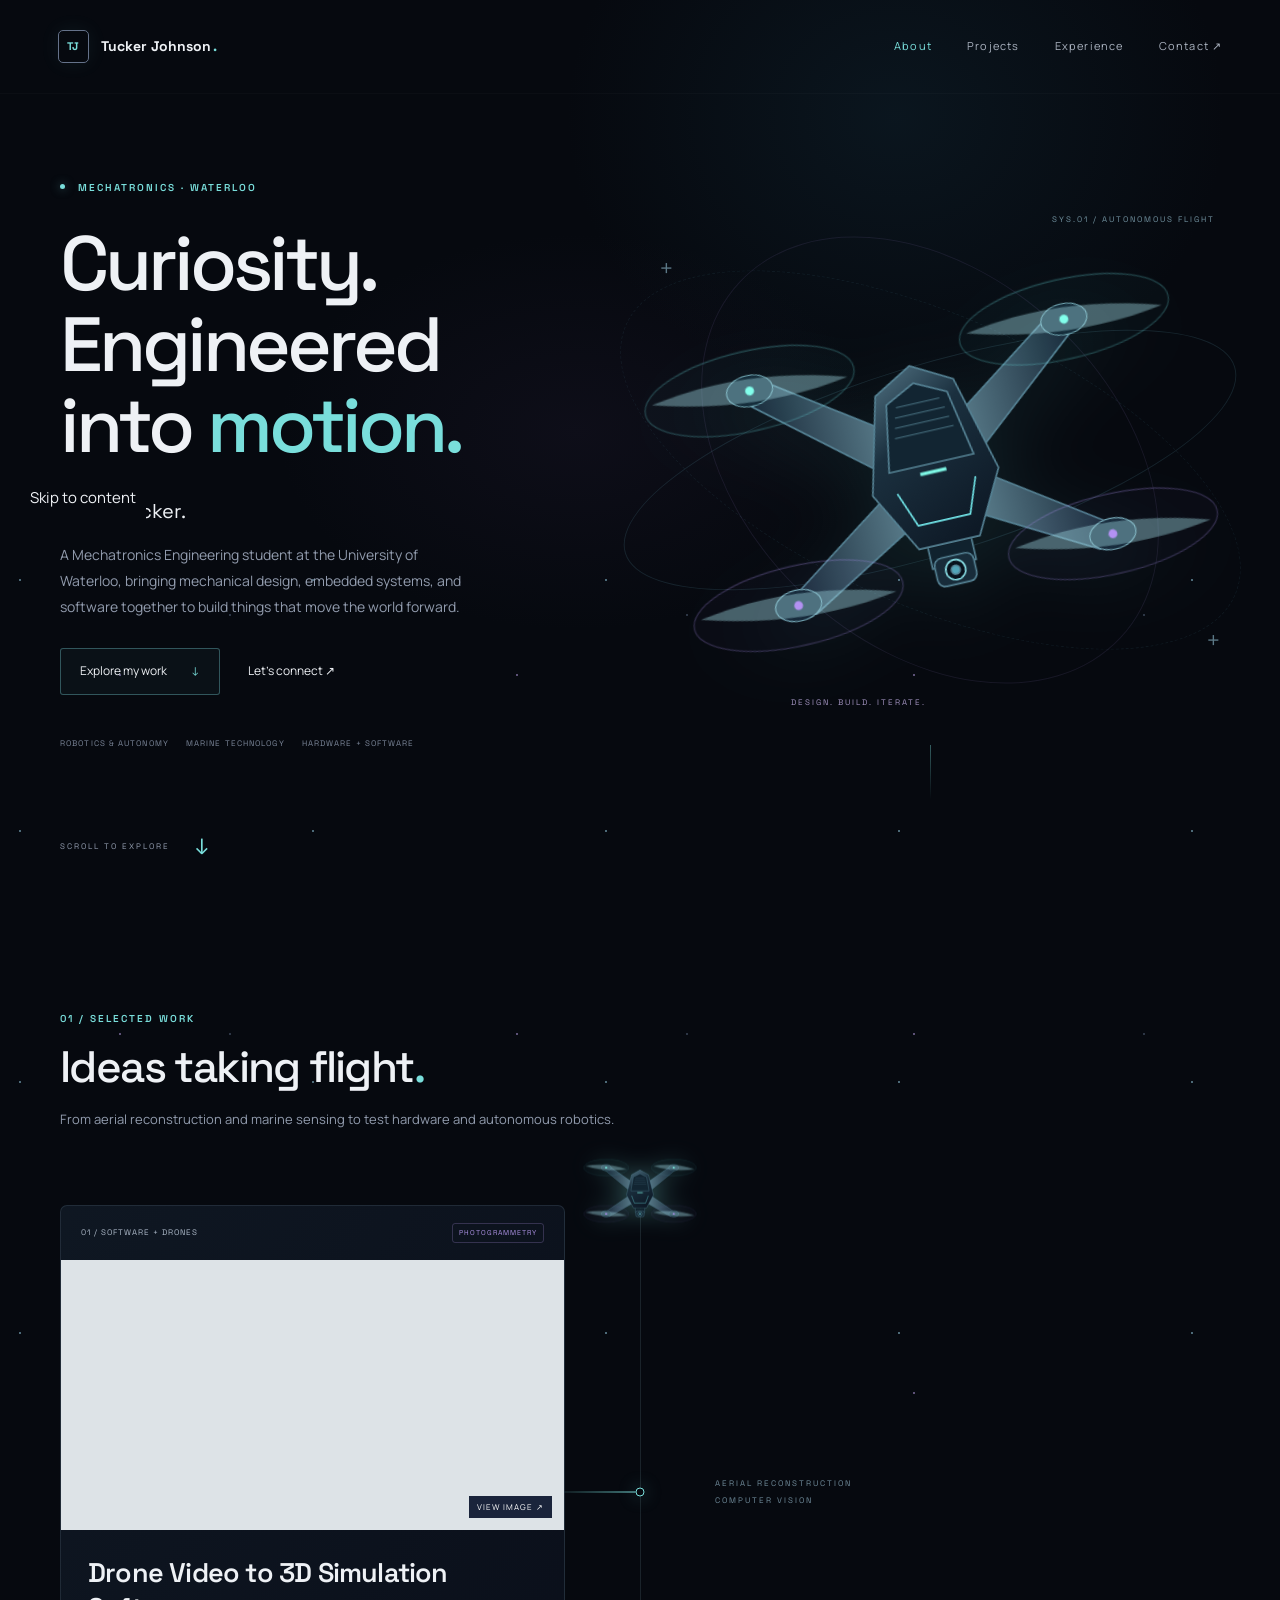
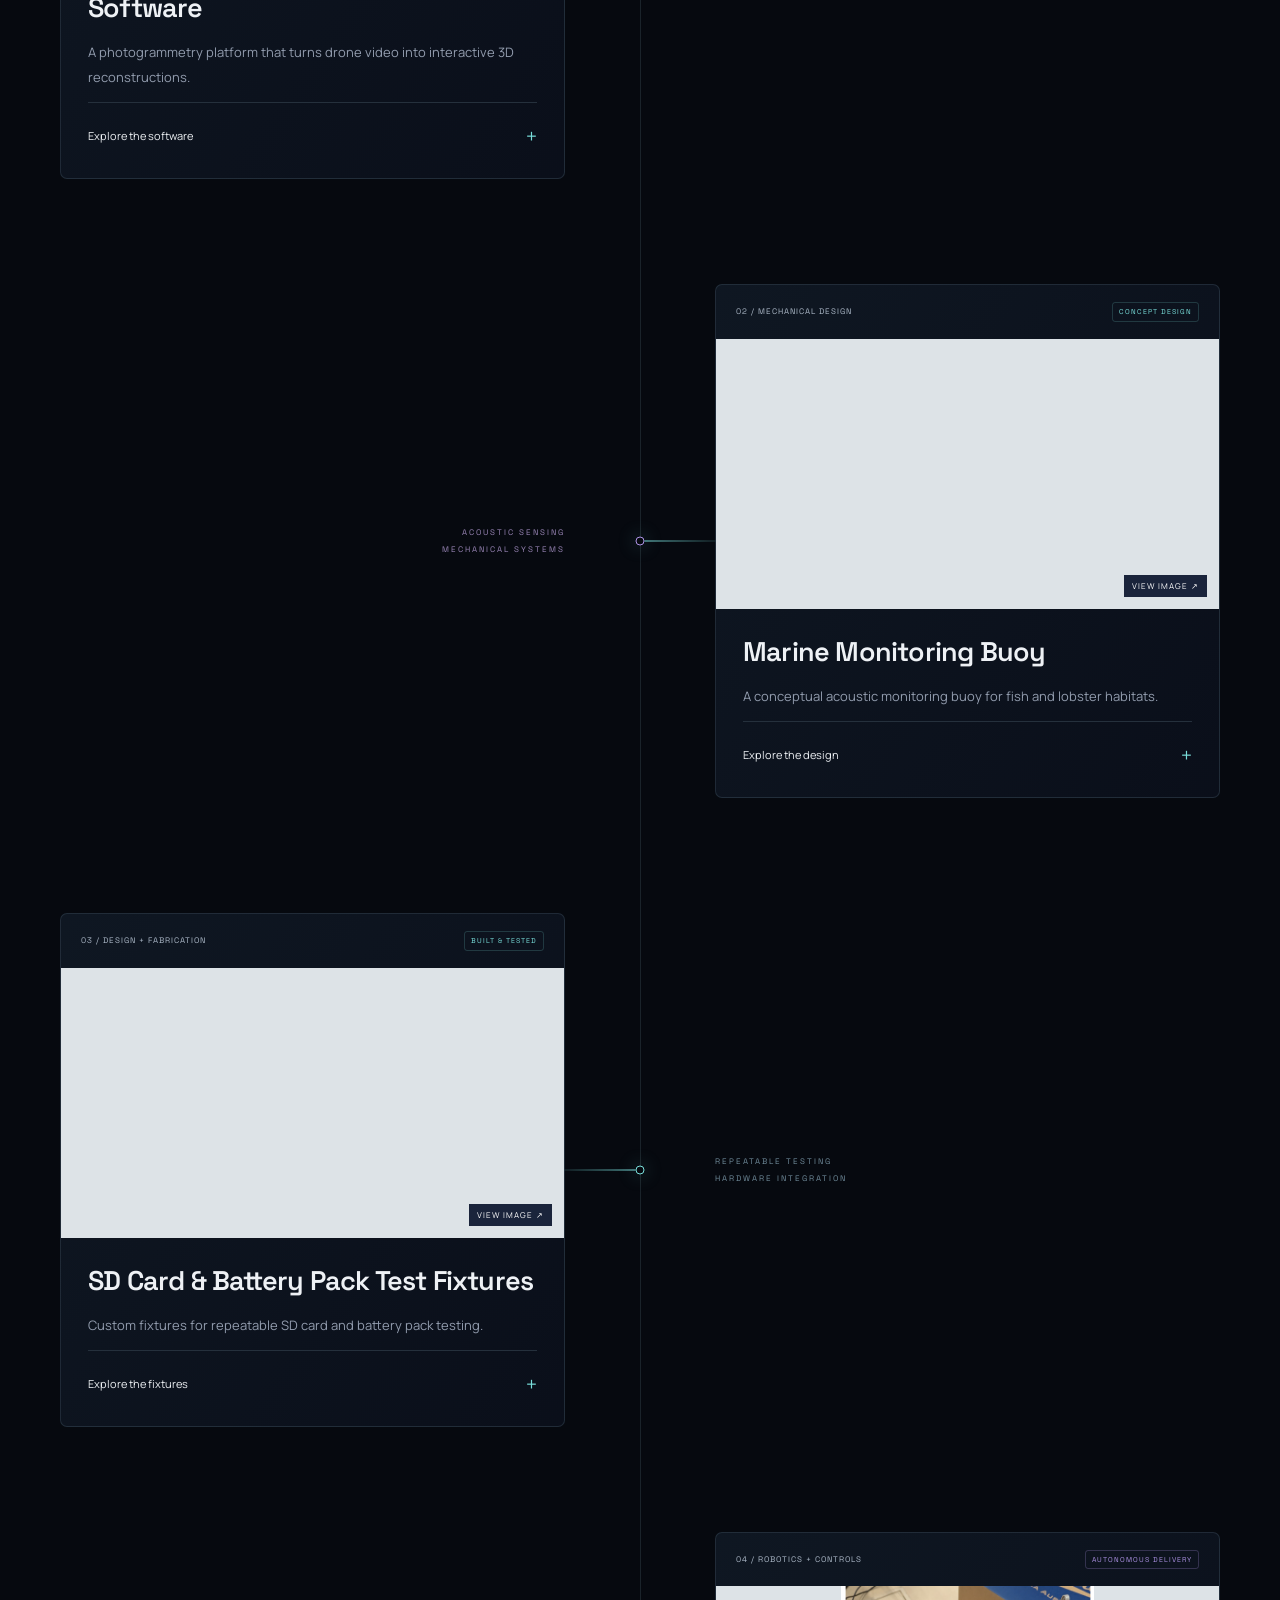
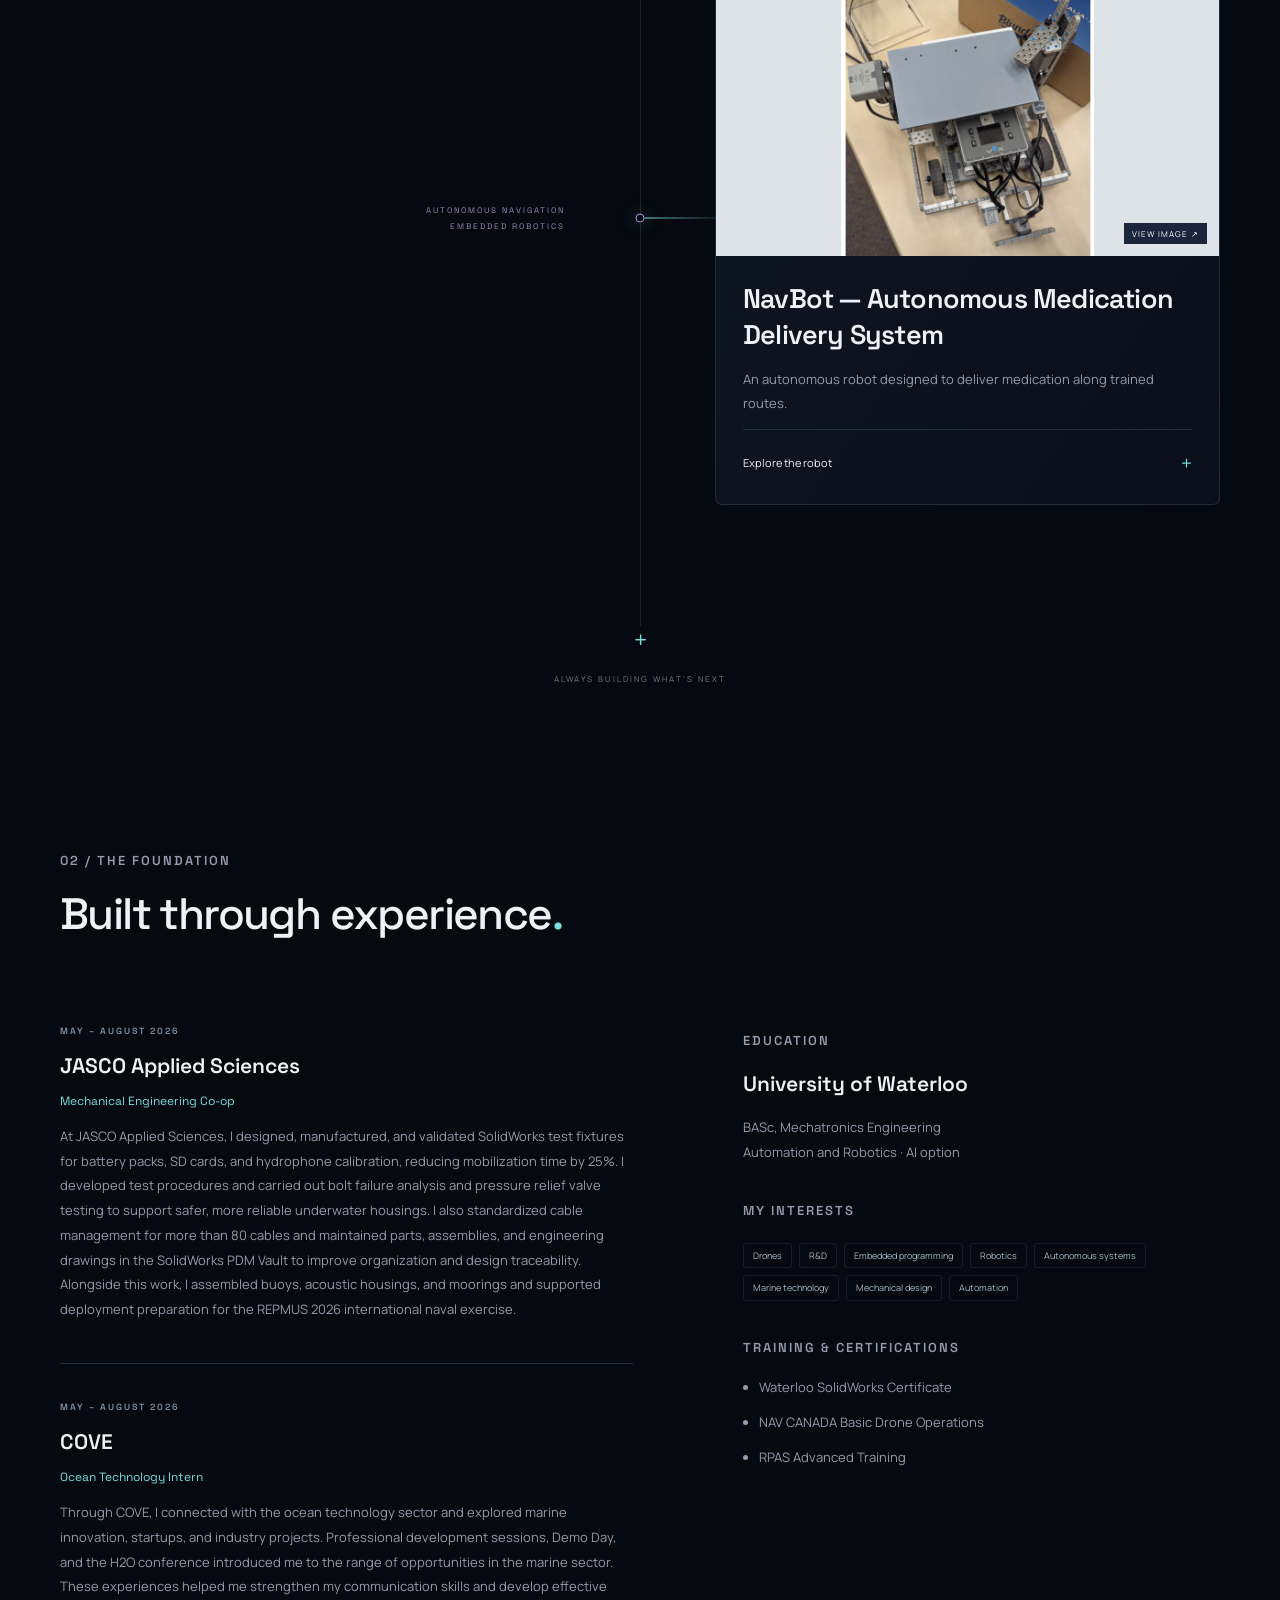
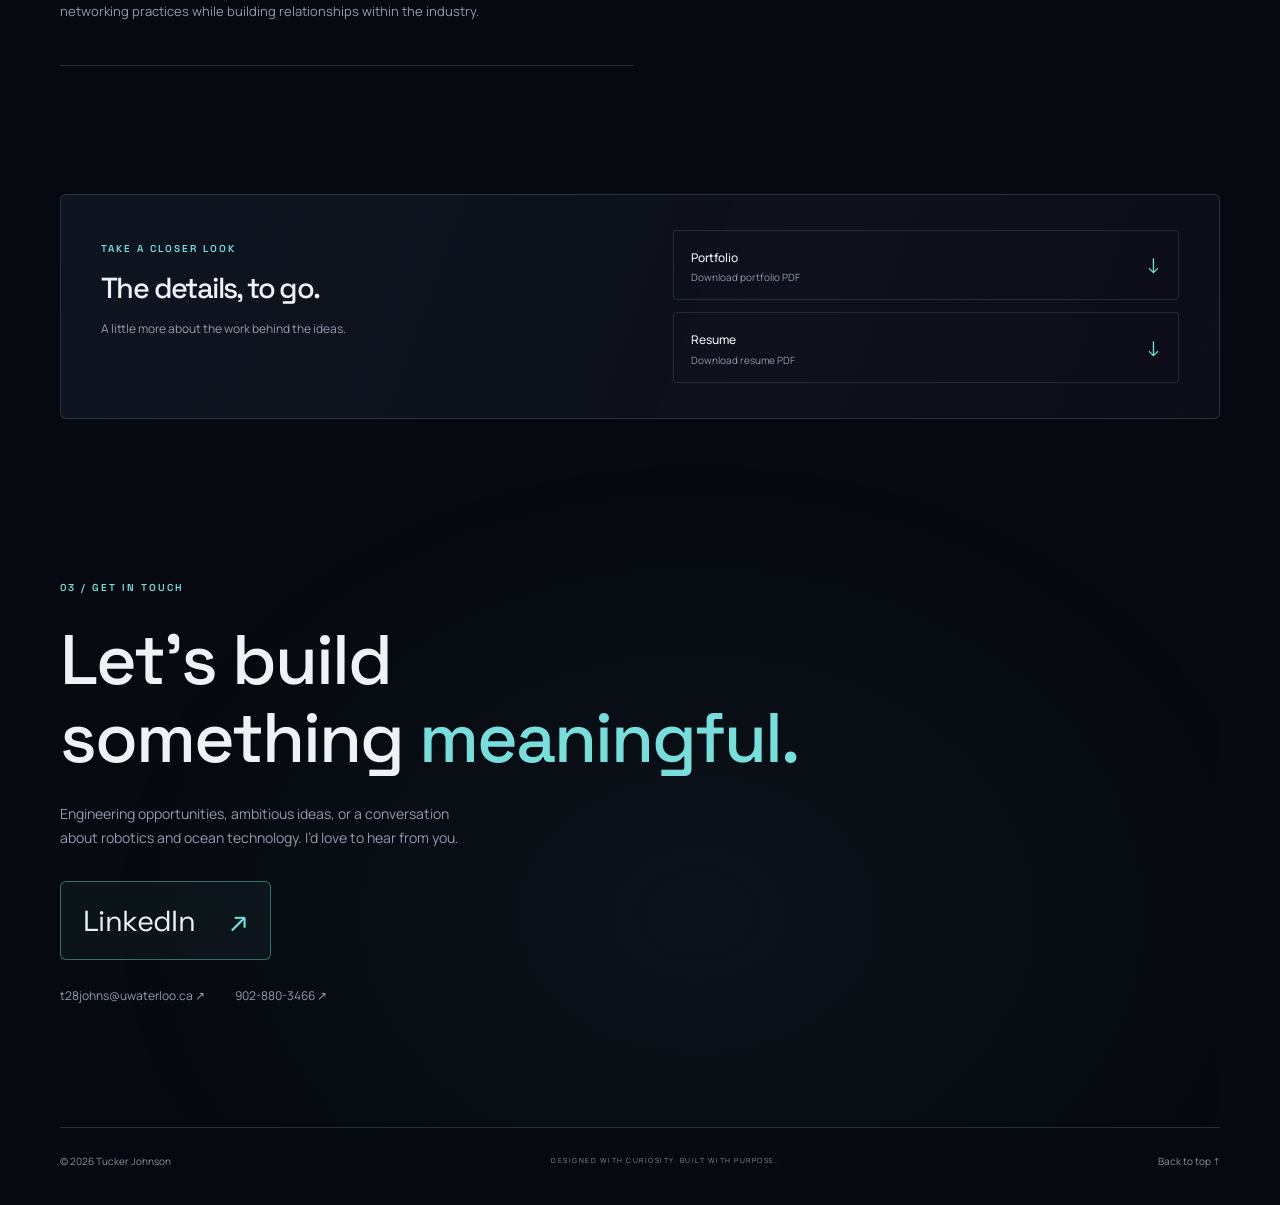
<file: work.html>
﻿<!DOCTYPE html>
<html lang="en">
<head>
<meta charset="utf-8">
<meta name="viewport" content="width=device-width, initial-scale=1">
<meta http-equiv="refresh" content="0;url=index.html#experience">
<title>Experience | Tucker Johnson</title>
</head>
<body>
<p>
<a href="index.html#experience">Explore experience on Tucker Johnson’s portfolio.</a>
</p>
</body>
</html>
</file>
<file: styles.css>
﻿:root {
    color-scheme:dark;
    --bg:#06090f;
    --text:#eef1f5;
    --muted:#929cae;
    --cyan:#79dedb;
    --violet:#ac91e4;
    --line:#25303c;
    --font-body:"Manrope", "Segoe UI", Arial, sans-serif;
    --font-display:"Space Grotesk", "Segoe UI", Arial, sans-serif;
    --flight:0
}
* {
    box-sizing:border-box
}
html {
    scroll-behavior:smooth;
    scroll-padding-top:95px
}
body {
    margin:0;
    background:var(--bg);
    color:var(--text);
    font-family:var(--font-body);
    font-size:15px;
    line-height:1.7
}
body:before {
    content:"";
    position:absolute;
    inset:0;
    z-index:-1;
    background:radial-gradient(ellipse at 70% 13%,#14314050,transparent 26%),radial-gradient(ellipse at 45% 48%,#30234330,transparent 30%);
    pointer-events:none
}
a {
    color:inherit;
    text-decoration:none
}
button {
    font:inherit
}
a,button,summary {
    -webkit-tap-highlight-color:transparent
}
a:focus-visible,button:focus-visible,summary:focus-visible {
    outline:2px solid var(--cyan);
    outline-offset:6px
}
a:hover {
    color:var(--cyan)
}
.wrap {
    width:min(1160px,calc(100% - 100px));
    margin-inline:auto
}
.starfield {
    position:fixed;
    inset:0;
    pointer-events:none;
    z-index:-1;
    background-image:radial-gradient(1px 1px at 20px 35px,#93cbe180 90%,transparent),radial-gradient(1px 1px at 120px 130px,#b29bdf80 90%,transparent),radial-gradient(1px 1px at 230px 70px,#8299bc50 90%,transparent);
    background-size:293px 251px,397px 359px,457px 419px
}
.site-header {
    height:94px;
    display:flex;
    align-items:center;
    justify-content:space-between;
    padding:0 4.5%;
    position:relative;
    z-index:5;
    border-bottom:1px solid #ffffff06
}
.brand {
    display:flex;
    align-items:center;
    gap:12px;
    font-size:14px;
    font-weight:700
}
.brand-dot {
    color:var(--cyan);
    margin-left:-10px
}
.brand-mark {
    border:1px solid #65728a;
    border-radius:5px;
    width:31px;
    height:33px;
    display:grid;
    place-items:center;
    font-size:11px;
    color:var(--cyan);
    box-shadow:0 0 20px #74dddb13
}
.site-header nav {
    display:flex;
    gap:35px;
    font-size:11px;
    letter-spacing:1.2px
}
.site-header nav a {
    color:#abb3c0
}
.site-header nav a:hover,.site-header nav a.active {
    color:var(--cyan)
}
.hero {
    min-height:740px;
    height:calc(100svh - 94px);
    max-height:1050px;
    position:relative;
    display:grid;
    grid-template-columns:1fr 1fr;
    align-items:center;
    padding-bottom:75px
}
.hero-copy {
    position:relative;
    z-index:2;
    max-width:490px
}
.eyebrow,.small-label {
    font-size:10px;
    letter-spacing:2px;
    font-weight:600;
    color:var(--cyan)
}
.status-dot {
    display:inline-block;
    width:5px;
    height:5px;
    margin:0 8px 2px 0;
    background:var(--cyan);
    border-radius:50%;
    box-shadow:0 0 10px #79dedb80
}
h1 {
    font-size:clamp(58px,6vw,86px);
    line-height:1.06;
    font-weight:500;
    letter-spacing:-4px;
    margin:27px 0
}
em {
    font-style:normal;
    color:var(--cyan)
}
.intro {
    font-size:20px;
    margin:0 0 8px
}
.muted,.project-copy p,.experience p,.foundation li {
    color:var(--muted)
}
.hero-copy>.muted {
    font-size:14px;
    max-width:415px;
    line-height:1.85
}
.hero-actions {
    display:flex;
    align-items:center;
    gap:28px;
    margin-top:29px
}
.button {
    border:1px solid #72c8cd60;
    padding:12px 19px;
    font-size:12px;
    background:#79dedb0a;
    border-radius:3px
}
.button span {
    margin-left:22px;
    color:var(--cyan)
}
.button:hover {
    background:#79dedb18
}
.text-link {
    font-size:12px
}
.hero-meta {
    display:flex;
    gap:17px;
    margin-top:42px;
    font-size:8px;
    letter-spacing:1.1px;
    color:#7b8699
}
.hero-visual {
    height:530px;
    position:relative;
    display:grid;
    place-items:center;
    min-width:0
}
.drone-mount {
    width:115%;
    transform:rotate(-13deg);
    animation:hover-drone 7s ease-in-out infinite;
    filter:drop-shadow(0 18px 35px #65e0e51a)
}
.drone {
    width:100%;
    display:block;
    overflow:visible
}
.orbit {
    position:absolute;
    width:110%;
    height:190px;
    border:1px solid #72b9cf25;
    border-radius:50%;
    transform:rotate(-17deg);
    pointer-events:none
}
.orbit-two {
    width:90%;
    height:370px;
    transform:rotate(43deg);
    border-color:#ad91e31b
}
.orbit-three {
    width:115%;
    height:290px;
    transform:rotate(24deg);
    border-style:dashed;
    border-color:#72b9cf15
}
.visual-label {
    position:absolute;
    font-size:8px;
    letter-spacing:2px;
    color:#71919f
}
.label-top {
    top:18px;
    right:5px
}
.label-bottom {
    bottom:15px;
    left:26%;
    color:#a293c0
}
.crosshair {
    position:absolute;
    color:#5b7886;
    font-size:22px
}
.crosshair-one {
    top:55px;
    left:20px
}
.crosshair-two {
    bottom:65px;
    right:0
}
.axis-line {
    position:absolute;
    height:55px;
    width:1px;
    background:linear-gradient(var(--cyan),transparent);
    bottom:-75px;
    left:50%;
    opacity:.4
}
.scroll-cue {
    position:absolute;
    bottom:35px;
    left:0;
    display:flex;
    align-items:center;
    gap:25px;
    font-size:8px;
    letter-spacing:2px;
    color:var(--muted)
}
.scroll-cue>span:last-child {
    font-size:22px;
    color:var(--cyan)
}
h2 {
    font-size:clamp(30px,3.5vw,44px);
    line-height:1.2;
    letter-spacing:-1.6px;
    font-weight:500;
    margin:14px 0
}
h2>span {
    color:var(--cyan)
}
.section-heading {
    margin-bottom:75px
}
.section-heading>.muted {
    font-size:13px
}
.journey {
    position:relative;
    padding-top:100px;
    padding-bottom:50px
}
.flight-path {
    position:absolute;
    top:290px;
    bottom:110px;
    left:50%;
    width:1px;
    background:#6f919b32
}
.flight-progress {
    width:100%;
    height:calc(var(--flight)*100%);
    background:var(--cyan);
    box-shadow:0 0 12px #79dedb99
}
.journey-drone {
    width:140px;
    position:absolute;
    top:calc(var(--flight)*100%);
    left:0;
    transform:translate(-50%,-50%);
    z-index:3;
    filter:drop-shadow(0 0 12px #79dedb60)
}
.project {
    position:relative;
    display:grid;
    grid-template-columns:1fr 1fr;
    gap:150px;
    margin-bottom:115px;
    align-items:center
}
.project-card {
    border:1px solid #43556660;
    border-radius:7px;
    background:linear-gradient(125deg,#101924eb,#0b101beb);
    overflow:hidden;
    transition:border-color .3s,transform .5s
}
.project-card:hover {
    border-color:#76d8dc70;
    transform:translateY(-4px)
}
.card-topline {
    padding:17px 20px;
    display:flex;
    align-items:center;
    justify-content:space-between;
    gap:10px;
    font-size:8px;
    letter-spacing:1px;
    color:#adb9c9
}
.pill {
    font-size:7px;
    color:var(--cyan);
    border:1px solid #79dedb30;
    border-radius:3px;
    padding:3px 6px;
    white-space:nowrap
}
.pill.violet {
    color:var(--violet);
    border-color:#ac91e440
}
.project-image {
    position:relative;
    display:block;
    width:100%;
    height:270px;
    border:0;
    padding:0;
    background:#dde3e7;
    cursor:zoom-in;
    overflow:hidden
}
.project-image img {
    width:100%;
    height:100%;
    object-fit:contain;
    transition:transform .5s
}
.project-image:hover img {
    transform:scale(1.04)
}
.project-image>span {
    position:absolute;
    bottom:12px;
    right:12px;
    background:#0a142deb;
    padding:4px 8px;
    color:white;
    font-size:8px;
    letter-spacing:1px
}
.project-copy {
    padding:25px 27px
}
.project-copy h3 {
    font-size:27px;
    font-weight:500;
    line-height:1.2;
    letter-spacing:-.8px;
    margin:0 0 15px
}
.project-copy p {
    font-size:12px;
    line-height:1.85
}
.tags {
    display:flex;
    flex-wrap:wrap;
    gap:7px;
    margin:19px 0
}
.tags span {
    font-size:9px;
    color:#a7b7c8;
    padding:4px 9px;
    border:1px solid #7b96b326;
    border-radius:3px
}
.waypoint {
    position:absolute;
    left:50%;
    top:50%;
    width:9px;
    height:9px;
    border:1px solid var(--cyan);
    border-radius:50%;
    background:var(--bg);
    transform:translate(-50%,-50%);
    box-shadow:0 0 18px #79dedb60
}
.waypoint:before {
    content:"";
    position:absolute;
    right:8px;
    top:3px;
    width:71px;
    height:1px;
    background:linear-gradient(to right,#79dedb30,var(--cyan))
}
.project-right .waypoint:before {
    right:auto;
    left:8px;
    transform:rotate(180deg)
}
.node-label {
    font-size:8px;
    letter-spacing:2px;
    line-height:2.1;
    color:#708b9a
}
.project-right .node-label {
    text-align:right;
    color:#9a86b7
}
.project-right {
    margin-top:-10px
}
.project-right .waypoint {
    border-color:var(--violet)
}
summary {
    cursor:pointer;
    display:flex;
    justify-content:space-between;
    align-items:center;
    font-size:11px;
    padding-top:17px;
    border-top:1px solid var(--line);
    list-style:none
}
summary::-webkit-details-marker {
    display:none
}
summary span {
    color:var(--cyan);
    font-size:19px
}
details[open] summary span {
    transform:rotate(45deg)
}
.gallery {
    display:grid;
    grid-template-columns:repeat(3,1fr);
    gap:7px
}
.gallery button {
    padding:0;
    border:1px solid var(--line);
    background:#dae0e6;
    cursor:zoom-in
}
.gallery img {
    width:100%;
    height:75px;
    object-fit:contain;
    display:block
}
.terrain-art {
    height:250px;
    background:radial-gradient(ellipse at 50% 70%,#7755ac30,transparent 65%),#0a101b;
    position:relative;
    overflow:hidden;
    perspective:280px
}
.terrain-grid {
    position:absolute;
    inset:-40% -20%;
    background-image:linear-gradient(#8b77c640 1px,transparent 1px),linear-gradient(90deg,#8b77c640 1px,transparent 1px);
    background-size:28px 28px;
    transform:rotateX(57deg) rotateZ(-28deg);
    mask-image:radial-gradient(ellipse,#000,transparent 68%)
}
.terrain-marker {
    position:absolute;
    top:35%;
    left:50%;
    color:var(--violet);
    font-size:36px;
    line-height:1;
    border:1px solid #ac91e480;
    border-radius:50%;
    width:60px;
    height:60px;
    display:grid;
    place-items:center;
    transform:translateX(-50%);
    box-shadow:0 0 40px #ac91e42a
}
.terrain-caption {
    position:absolute;
    bottom:20px;
    left:0;
    right:0;
    text-align:center;
    font-size:8px;
    letter-spacing:1.7px;
    color:#a799c1
}
.development-note {
    border-top:1px solid var(--line);
    padding-top:18px
}
.journey-end {
    text-align:center;
    color:var(--cyan);
    font-size:23px
}
.journey-end span {
    display:block;
    font-size:8px;
    letter-spacing:2px;
    color:#6d7e90;
    margin-top:13px
}
.experience {
    padding-block:100px
}
.experience-grid {
    display:grid;
    grid-template-columns:1.2fr 1fr;
    gap:110px
}
.experience-row {
    padding:0 0 28px;
    margin-bottom:28px;
    border-bottom:1px solid var(--line)
}
.small-label {
    color:#7f92a7;
    font-size:9px
}
.experience h3 {
    font-size:21px;
    font-weight:500;
    margin:7px 0
}
.experience h4 {
    font-size:12px;
    font-weight:400;
    color:var(--cyan);
    margin:0
}
.experience p,.foundation li {
    font-size:13px
}
.foundation .small-label:not(:first-child) {
    margin-top:35px
}
.foundation ul {
    padding-left:16px
}
.foundation li {
    margin-bottom:10px
}
.downloads {
    padding:35px 40px;
    border:1px solid #68809450;
    border-radius:6px;
    display:grid;
    grid-template-columns:1fr 1fr;
    gap:65px;
    background:linear-gradient(110deg,#101824cf,#1411218c)
}
.downloads h2 {
    font-size:29px
}
.downloads .muted {
    font-size:12px
}
.download-actions {
    display:grid;
    align-content:center;
    gap:12px
}
.download-link {
    display:flex;
    justify-content:space-between;
    align-items:center;
    padding:13px 17px;
    border:1px solid #68809440;
    border-radius:3px
}
.download-link strong {
    font-size:12px;
    font-weight:500
}
.download-link small {
    display:block;
    font-size:10px;
    color:var(--muted)
}
.download-link>span:last-child {
    color:var(--cyan);
    font-size:21px
}
.unavailable {
    opacity:.5
}
.contact {
    padding-block:150px 120px;
    position:relative
}
.contact:before {
    content:"";
    position:absolute;
    inset:0;
    z-index:-1;
    background:radial-gradient(ellipse at 55% 70%,#39586d20,transparent 65%)
}
.contact h2 {
    font-size:clamp(43px,5.5vw,70px);
    line-height:1.12;
    letter-spacing:-2px;
    margin:25px 0
}
.contact .muted {
    font-size:14px
}
.contact-primary {
    display:inline-flex;
    align-items:center;
    font-size:clamp(19px,3vw,29px);
    border:1px solid #79dedb70;
    border-radius:6px;
    background:rgba(121,222,219,.05);
    padding:14px 22px;
    margin-top:17px;
    letter-spacing:-.6px;
    transition:background 180ms ease, border-color 180ms ease;
}
.contact-primary:hover {
    background:rgba(121,222,219,.12);
    border-color:var(--cyan);
}
.contact-primary span {
    color:var(--cyan);
    margin-left:35px
}
.contact-links {
    display:flex;
    flex-wrap:wrap;
    gap:30px;
    font-size:12px;
    color:var(--muted);
    margin-top:26px
}
footer {
    display:flex;
    justify-content:space-between;
    align-items:center;
    gap:20px;
    border-top:1px solid var(--line);
    padding-block:25px;
    font-size:10px;
    color:#8490a1
}
footer>span:nth-child(2) {
    font-size:7px;
    letter-spacing:1.5px
}
.skip-link {
    position:fixed;
    top:-70px;
    left:20px;
    z-index:20;
    padding:10px;
    background:var(--bg)
}
.skip-link:focus {
    top:10px
}
dialog {
    width:min(1050px,92vw);
    max-height:92svh;
    border:1px solid var(--line);
    border-radius:6px;
    padding:20px;
    background:#101722;
    color:var(--text)
}
dialog::backdrop {
    background:#02050ce8;
    backdrop-filter:blur(8px)
}
dialog img {
    display:block;
    max-width:100%;
    max-height:72svh;
    object-fit:contain;
    margin:auto
}
dialog p {
    text-align:center;
    font-size:13px
}
.close-viewer {
    display:block;
    margin:0 0 15px auto;
    background:none;
    border:1px solid var(--line);
    padding:7px 15px;
    color:var(--text);
    cursor:pointer
}
.rotor {
    animation:rotor 1.3s linear infinite
}
.rotor.reverse {
    animation-direction:reverse
}
@keyframes rotor {
    50% {
    transform:scaleX(.85);
    opacity:.6
}

}
@keyframes hover-drone {
    50% {
    transform:translateY(-15px) rotate(-9deg)
}

}
@media(min-width:1500px) {
    .wrap {
    width:min(1280px,calc(100% - 160px))
}

}
@media(max-width:950px) {
    .wrap {
    width:calc(100% - 60px)
}
.hero {
    min-height:690px
}
h1 {
    font-size:62px
}
.hero-visual {
    height:430px
}
.hero-meta {
    flex-wrap:wrap;
    gap:8px 14px
}
.project {
    gap:80px
}
.waypoint:before {
    width:36px
}
.project-copy {
    padding:22px
}
.card-topline {
    padding:13px;
    font-size:7px;
    flex-wrap:wrap
}
.project-image {
    height:225px
}
.experience-grid {
    gap:55px
}
.downloads {
    gap:30px
}
.journey-drone {
    width:95px
}

}
@media(max-width:650px) {
    html {
    scroll-padding-top:25px
}
.wrap {
    width:calc(100% - 40px)
}
.site-header {
    height:78px;
    padding:0 20px
}
.brand {
    font-size:12px;
    gap:8px
}
.brand-mark {
    width:25px;
    height:28px;
    font-size:9px
}
.site-header nav {
    gap:15px;
    font-size:9px;
    letter-spacing:0
}
.site-header nav a:nth-child(3) {
    display:none
}
.hero {
    height:auto;
    max-height:none;
    min-height:0;
    grid-template-columns:1fr;
    padding-top:55px;
    padding-bottom:80px
}
.hero-copy {
    max-width:100%
}
h1 {
    font-size:64px;
    letter-spacing:-3px
}
.hero-copy>.muted {
    max-width:440px
}
.hero-visual {
    height:320px;
    max-width:390px;
    width:100%;
    margin:25px auto 0
}
.drone-mount {
    width:95%
}
.orbit {
    width:95%;
    height:140px
}
.orbit-two {
    width:75%;
    height:260px
}
.orbit-three {
    width:90%;
    height:230px
}
.label-top {
    top:0
}
.label-bottom {
    bottom:0;
    font-size:7px
}
.axis-line {
    display:none
}
.hero-meta {
    font-size:7px;
    gap:12px;
    margin-top:27px
}
.scroll-cue {
    bottom:18px
}
.journey {
    padding-top:65px
}
.section-heading {
    margin-bottom:55px
}
h2 {
    font-size:32px
}
.flight-path {
    left:19px;
    top:255px;
    bottom:100px
}
.journey-drone {
    width:65px
}
.project {
    display:block;
    margin:0 0 55px 49px
}
.waypoint {
    left:-30px;
    top:100px
}
.waypoint:before {
    left:8px;
    right:auto;
    width:23px;
    transform:rotate(180deg)
}
.project-right .waypoint:before {
    width:23px
}
.node-label {
    display:none
}
.project-copy h3 {
    font-size:26px
}
.card-topline {
    font-size:7px
}
.project-image {
    height:230px
}
.journey-end {
    margin-left:49px
}
.journey-end span {
    font-size:7px
}
.experience {
    padding-block:65px
}
.experience-grid {
    grid-template-columns:1fr;
    gap:20px
}
.downloads {
    grid-template-columns:1fr;
    padding:25px;
    gap:10px
}
.contact {
    padding-block:95px 75px
}
.contact h2 {
    font-size:45px
}
.desktop-break {
    display:none
}
.contact-links {
    gap:25px
}
.contact-primary span {
    margin-left:12px
}
footer {
    flex-wrap:wrap;
    font-size:9px
}
footer>span:nth-child(2) {
    display:none
}
.terrain-art {
    height:200px
}

}
@media(prefers-reduced-motion:reduce) {
    html {
    scroll-behavior:auto
}
*,*:before,*:after {
    animation:none!important;
    transition:none!important
}

}
@media (max-width: 380px) {
    .site-header nav { gap: 10px; font-size: 8px; }
    .brand { font-size: 11px; gap: 6px; }
    .hero-actions { gap: 18px; }
    .contact h2 { font-size: 39px; }
}

/* Geometric display lettering with a softer, readable body face. */
h1, h2, h3, h4, .brand, .intro, .contact-primary {
    font-family:var(--font-display);
}
.eyebrow, .small-label, .card-topline, .visual-label, .node-label, .hero-meta, .scroll-cue {
    font-family:var(--font-display);
}
.project-copy h3, .experience h3 {
    font-weight:600;
}
.project-copy h3 {
    line-height:1.3;
}
.project-copy p, .experience p, .foundation li {
    font-size:13px;
    line-height:1.9;
}
@media (max-width:650px) {
    h1 { font-size:clamp(48px, 14vw, 64px); }
    .hero-meta { flex-wrap:wrap; }
}
</file>
